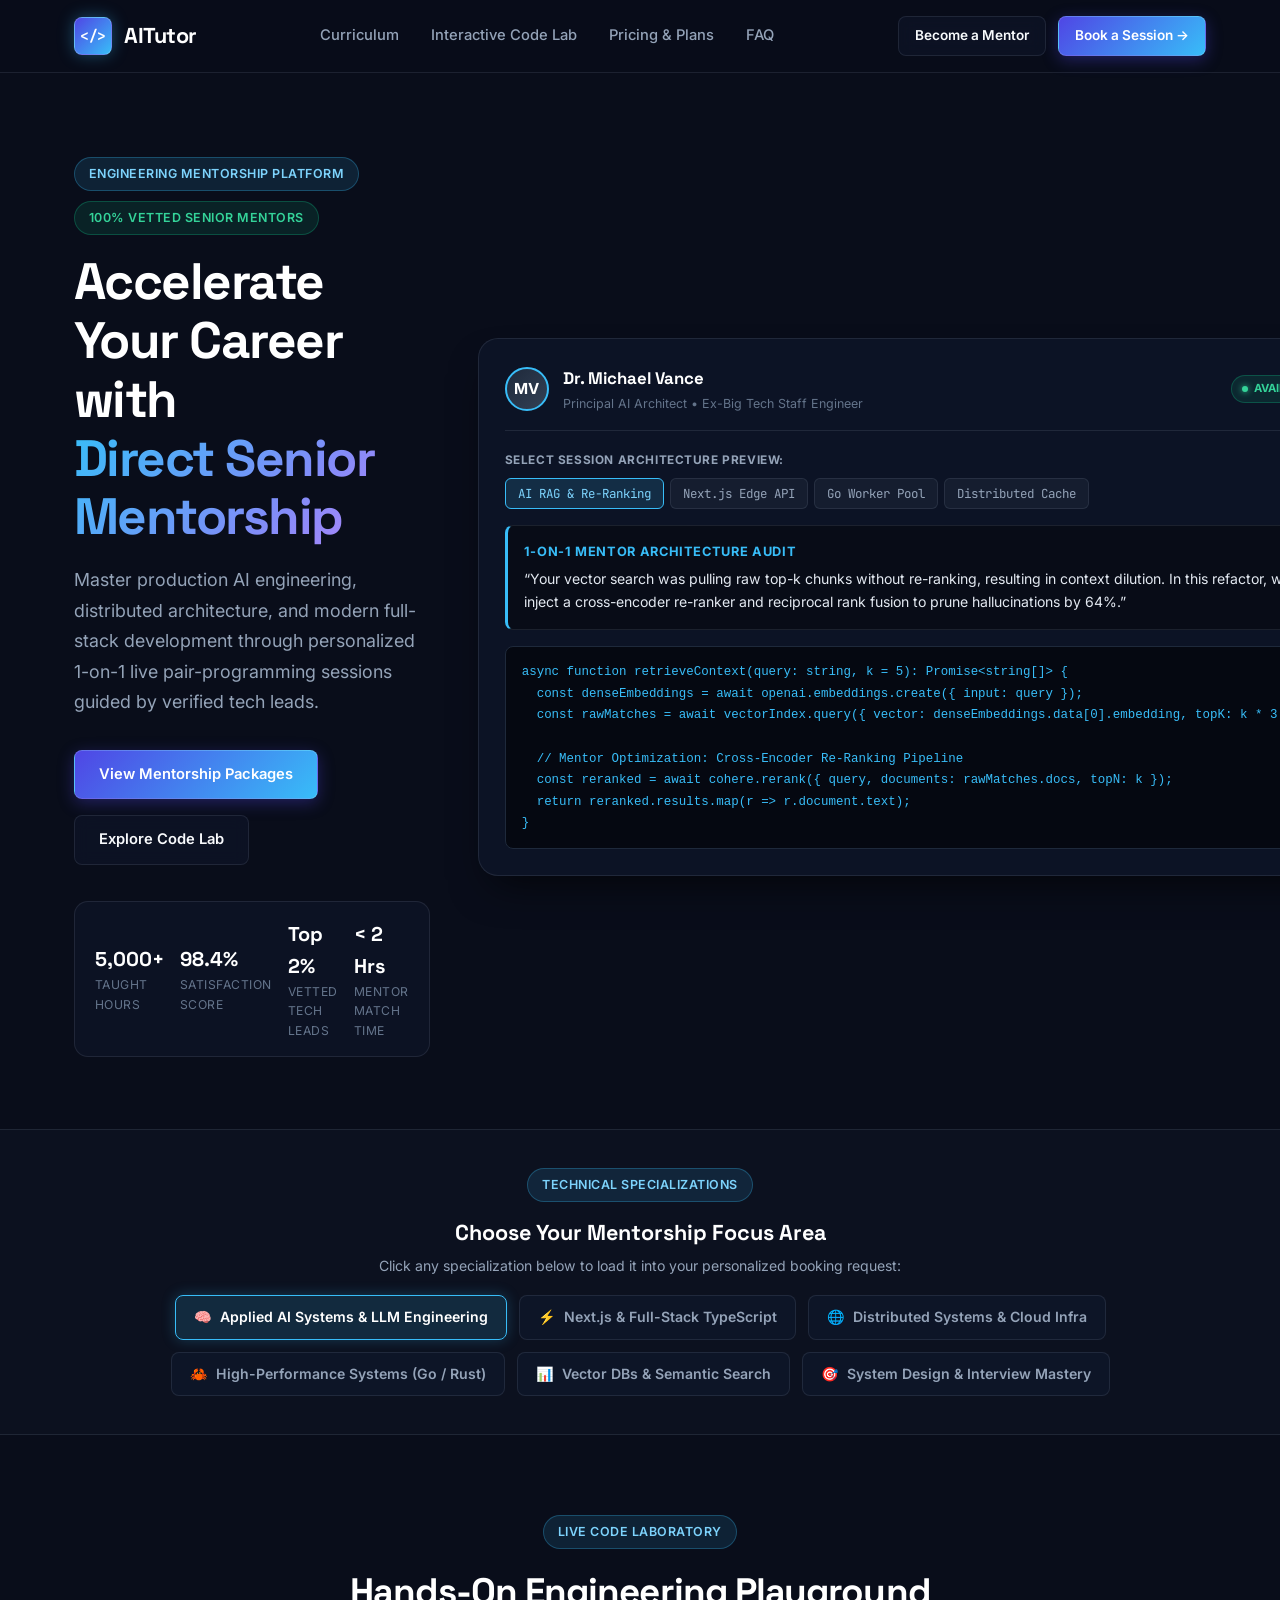
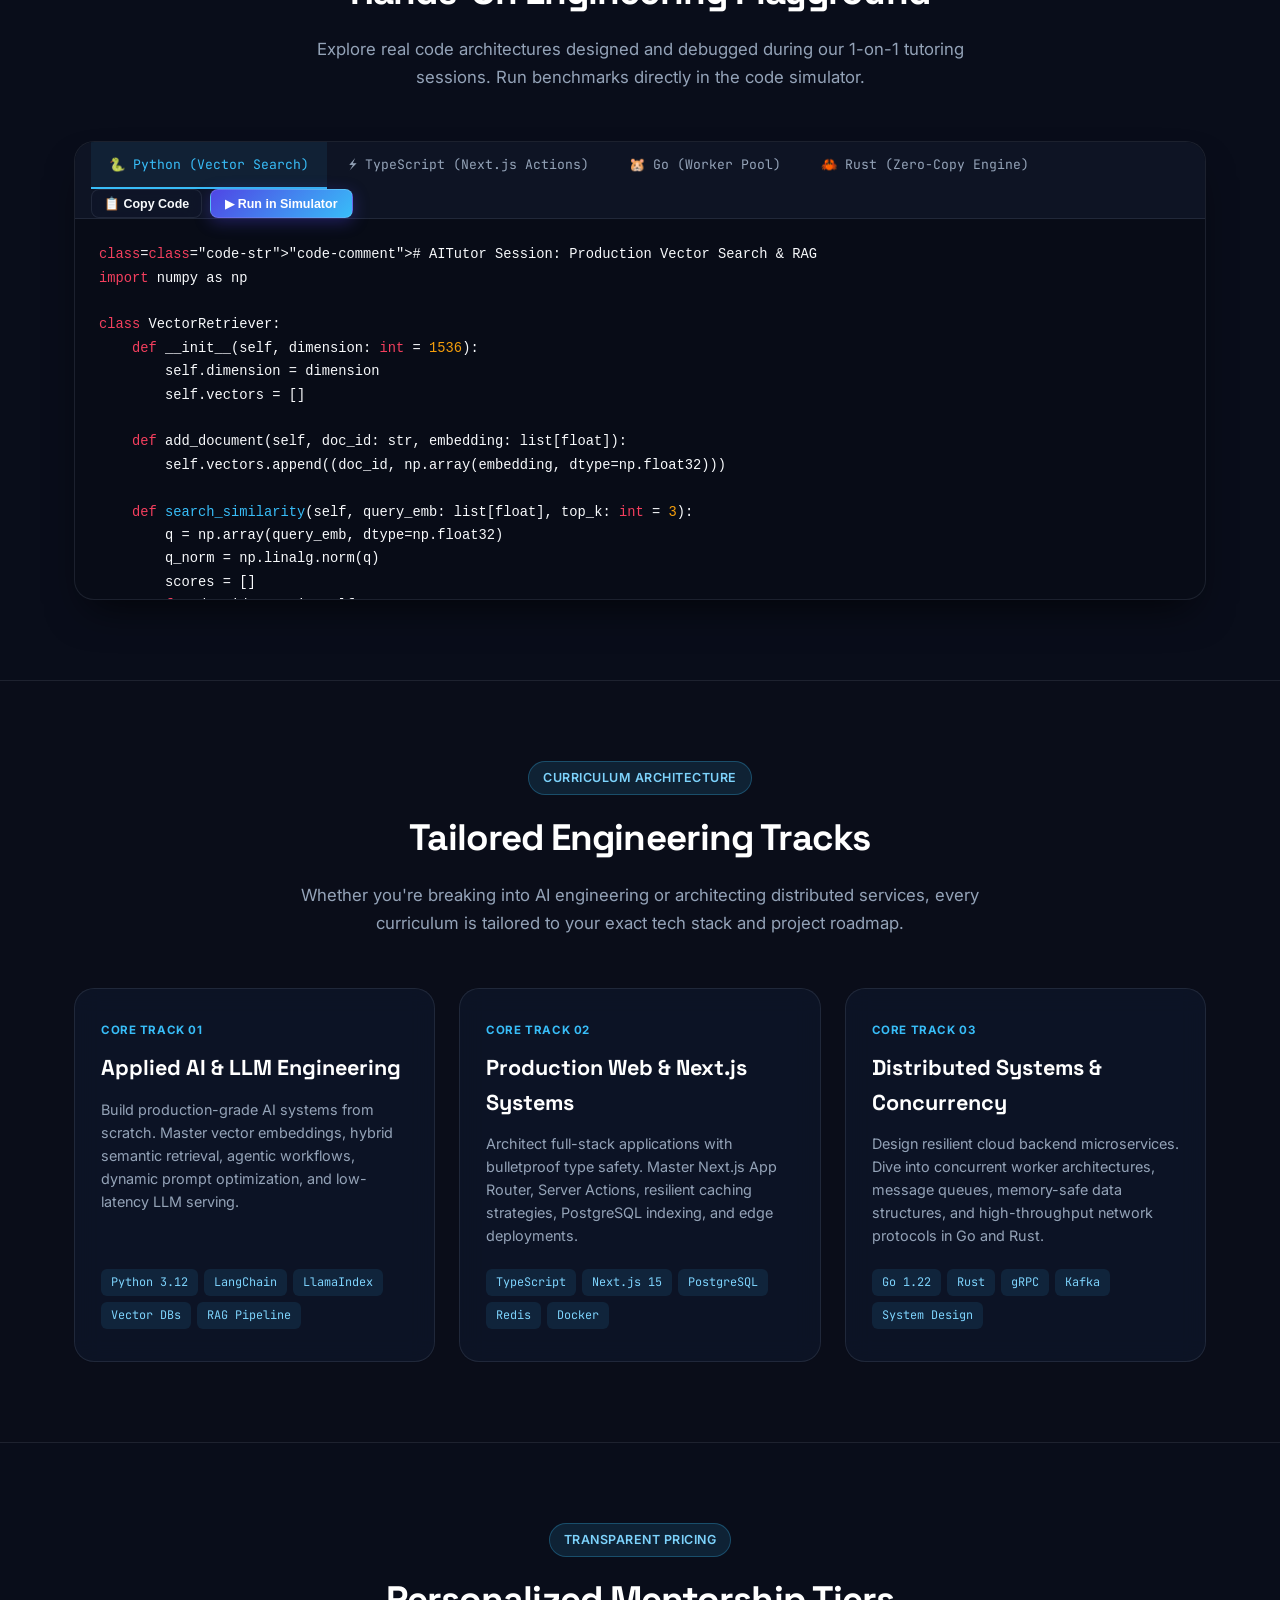
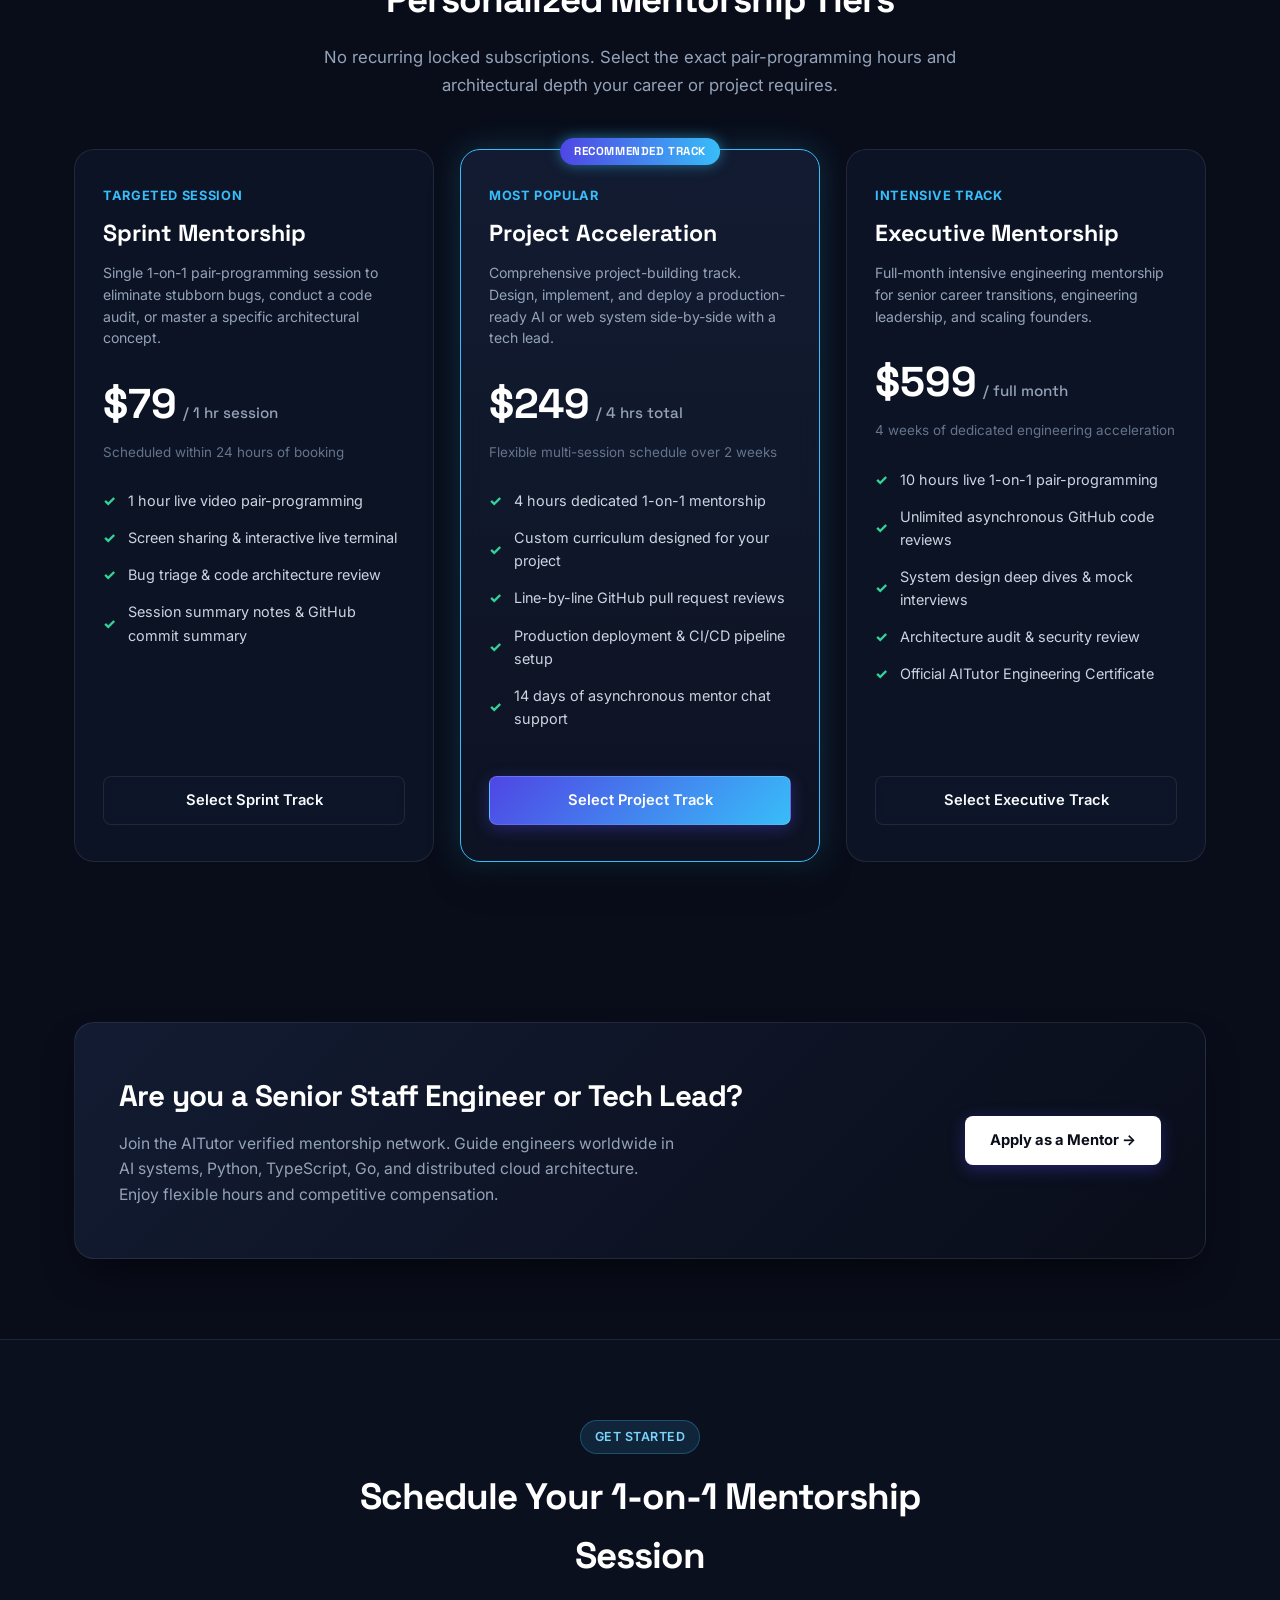
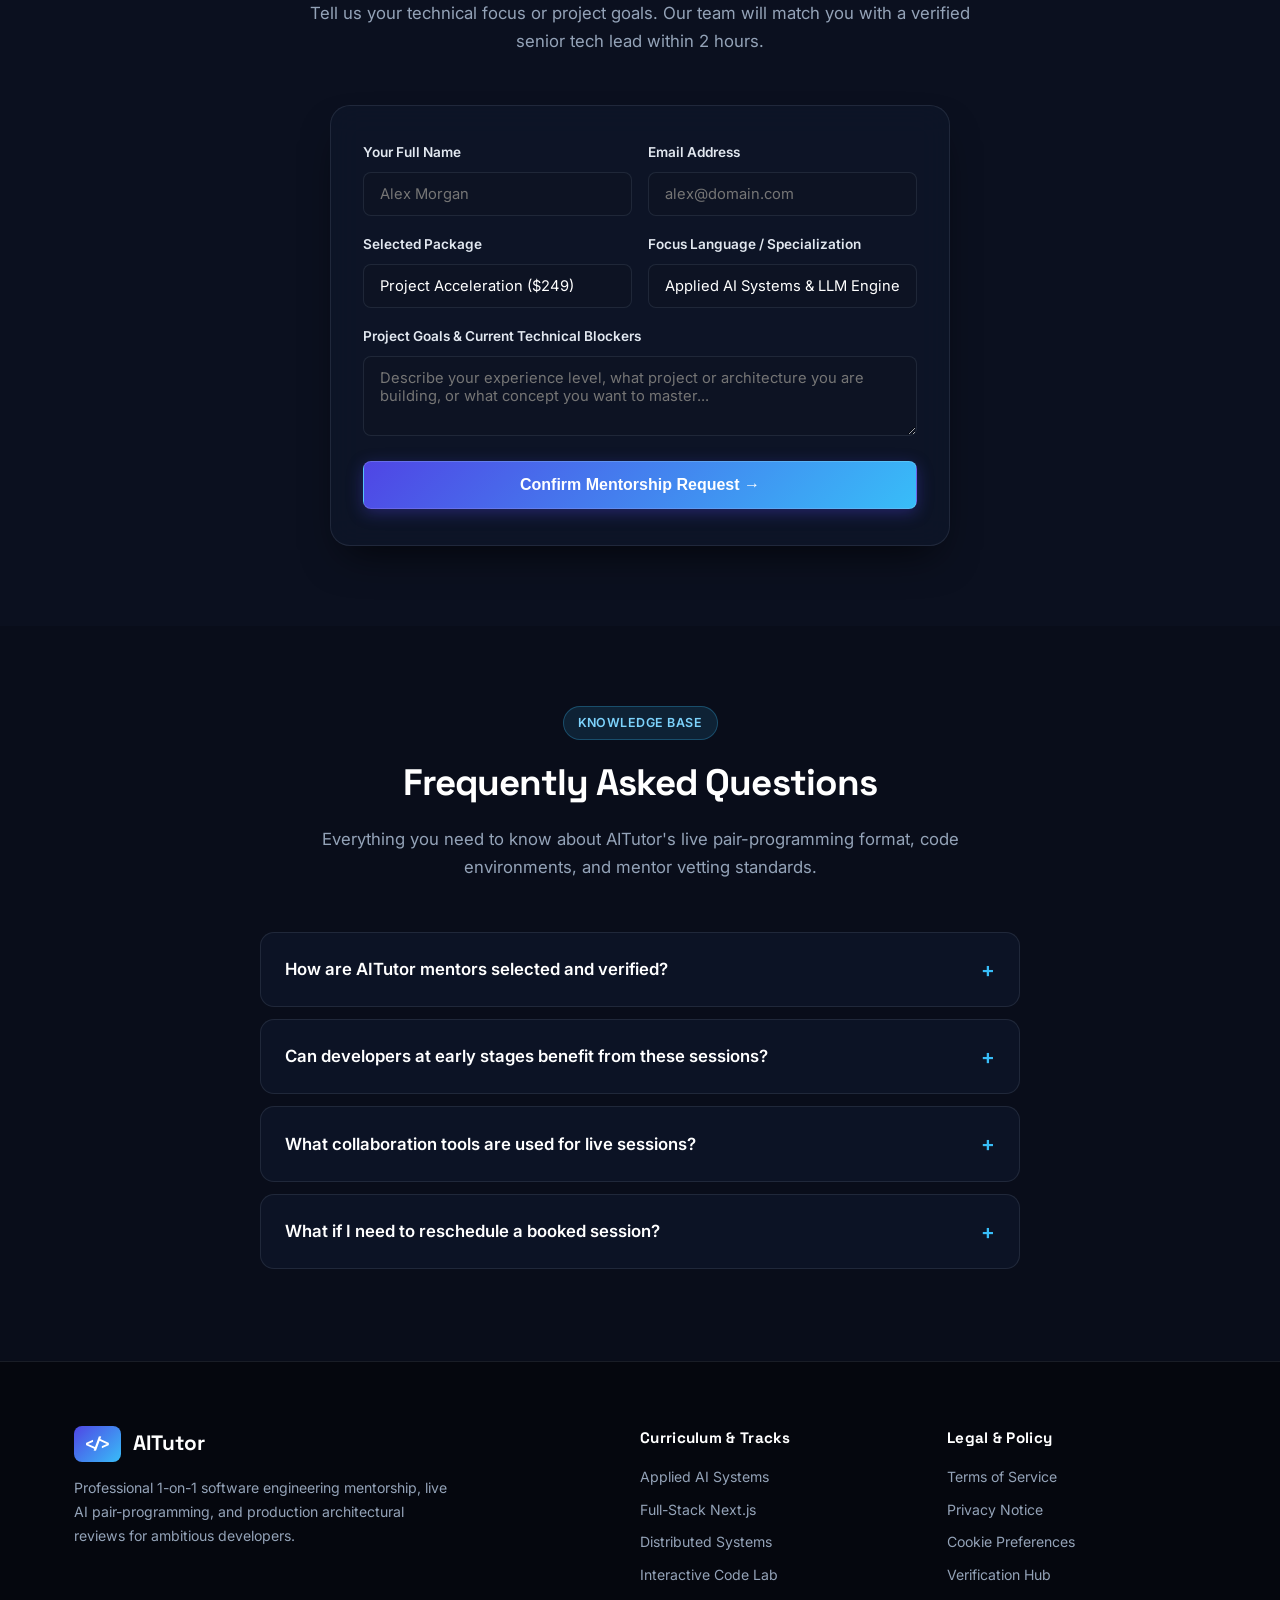
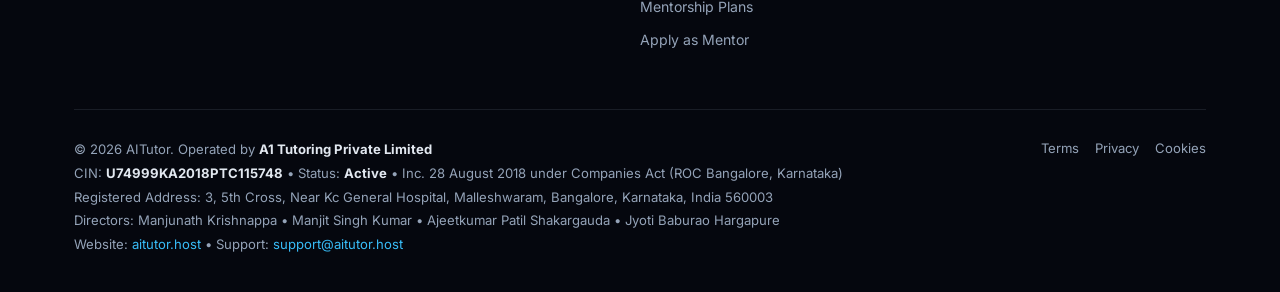
<file: index.html>
<!DOCTYPE html>
<html lang="en">
<head>
  <meta charset="UTF-8">
  <meta name="viewport" content="width=device-width, initial-scale=1.0">
  <title>AITutor — Professional 1-on-1 AI &amp; Software Engineering Mentorship</title>
  <meta name="description" content="Accelerate your engineering skills with 1-on-1 personalized mentorship from verified senior software engineers. Master AI systems, distributed architecture, and production full-stack engineering.">
  <link rel="icon" type="image/svg+xml" href="favicon.svg">
  <link rel="stylesheet" href="styles/style.css">
</head>
<body>

  <!-- Subtle Ambient Particle Canvas -->
  <canvas id="starfield-canvas"></canvas>

  <!-- Navigation -->
  <nav class="site-nav">
    <div class="container nav-wrapper">
      <a href="/" class="brand-link">
        <div class="brand-badge">&lt;/&gt;</div>
        <span>AITutor</span>
      </a>
      <div class="nav-links">
        <a href="#curriculum">Curriculum</a>
        <a href="#lab">Interactive Code Lab</a>
        <a href="#pricing">Pricing &amp; Plans</a>
        <a href="#faq">FAQ</a>
      </div>
      <div style="display: flex; gap: 12px; align-items: center;">
        <a href="become-reviewer.html" class="btn btn-outline btn-sm">Become a Mentor</a>
        <a href="#booking" class="btn btn-primary btn-sm">Book a Session &rarr;</a>
      </div>
    </div>
  </nav>

  <!-- Hero Section -->
  <header class="hero-section">
    <div class="container hero-grid">
      <div class="hero-content">
        <div style="display: flex; gap: 10px; align-items: center; flex-wrap: wrap; margin-bottom: 8px;">
          <span class="pill pill-cosmic">ENGINEERING MENTORSHIP PLATFORM</span>
          <span class="pill pill-emerald">100% VETTED SENIOR MENTORS</span>
        </div>
        <h1>Accelerate Your Career with <span>Direct Senior Mentorship</span></h1>
        <p class="hero-lead">
          Master production AI engineering, distributed architecture, and modern full-stack development through personalized 1-on-1 live pair-programming sessions guided by verified tech leads.
        </p>
        <div class="hero-cta">
          <a href="#pricing" class="btn btn-primary">View Mentorship Packages</a>
          <a href="#lab" class="btn btn-outline">Explore Code Lab</a>
        </div>

        <!-- Metrics Row -->
        <div class="metrics-row">
          <div class="metric-item">
            <span class="metric-val">5,000+</span>
            <span class="metric-lbl">Taught Hours</span>
          </div>
          <div class="metric-item">
            <span class="metric-val">98.4%</span>
            <span class="metric-lbl">Satisfaction Score</span>
          </div>
          <div class="metric-item">
            <span class="metric-val">Top 2%</span>
            <span class="metric-lbl">Vetted Tech Leads</span>
          </div>
          <div class="metric-item">
            <span class="metric-val">&lt; 2 Hrs</span>
            <span class="metric-lbl">Mentor Match Time</span>
          </div>
        </div>
      </div>

      <!-- Senior Mentor Code Review Console (Interactive Hero Card) -->
      <div class="mentor-console-card">
        <div class="mentor-card-header">
          <div class="mentor-profile-info">
            <div class="mentor-avatar">MV</div>
            <div class="mentor-details">
              <h4>Dr. Michael Vance</h4>
              <p>Principal AI Architect &bull; Ex-Big Tech Staff Engineer</p>
            </div>
          </div>
          <div class="live-badge">
            <span class="live-dot"></span>
            AVAILABLE
          </div>
        </div>

        <div style="font-size: 0.74rem; font-weight: 700; color: #94A3B8; text-transform: uppercase; margin-bottom: 8px; letter-spacing: 0.05em;">
          Select Session Architecture Preview:
        </div>

        <div class="console-topic-selector">
          <button class="topic-btn active" data-topic="rag">AI RAG &amp; Re-Ranking</button>
          <button class="topic-btn" data-topic="api">Next.js Edge API</button>
          <button class="topic-btn" data-topic="concurrency">Go Worker Pool</button>
          <button class="topic-btn" data-topic="caching">Distributed Cache</button>
        </div>

        <div class="mentor-feedback-box">
          <h5>1-on-1 Mentor Architecture Audit</h5>
          <p id="mentor-feedback-text">
            “Your vector search was pulling raw top-k chunks without re-ranking, resulting in context dilution. In this refactor, we inject a cross-encoder re-ranker and reciprocal rank fusion to prune hallucinations by 64%.”
          </p>
        </div>

        <pre class="mentor-code-preview"><code id="mentor-code-block">async function retrieveContext(query: string, k = 5): Promise&lt;string[]&gt; {
  const denseEmbeddings = await openai.embeddings.create({ input: query });
  const rawMatches = await vectorIndex.query({ vector: denseEmbeddings.data[0].embedding, topK: k * 3 });
  
  // Mentor Optimization: Cross-Encoder Re-Ranking Pipeline
  const reranked = await cohere.rerank({ query, documents: rawMatches.docs, topN: k });
  return reranked.results.map(r => r.document.text);
}</code></pre>
      </div>
    </div>
  </header>

  <!-- Specialization Tracks Bar -->
  <section class="specializations-section" id="curriculum">
    <div class="container" style="text-align: center;">
      <span class="pill pill-cosmic" style="margin-bottom: 8px;">TECHNICAL SPECIALIZATIONS</span>
      <h3 style="font-family: 'Space Grotesk', sans-serif; font-size: 1.35rem; font-weight: 700; color: #FFF; margin-top: 6px;">
        Choose Your Mentorship Focus Area
      </h3>
      <p style="font-size: 0.88rem; color: var(--text-muted); margin-top: 4px;">
        Click any specialization below to load it into your personalized booking request:
      </p>

      <div class="spec-pills-wrap">
        <div class="spec-pill active" data-skill="Applied AI Systems &amp; LLM Engineering">
          <span>🧠</span> Applied AI Systems &amp; LLM Engineering
        </div>
        <div class="spec-pill" data-skill="Next.js 15 &amp; Modern Full-Stack Web">
          <span>⚡</span> Next.js &amp; Full-Stack TypeScript
        </div>
        <div class="spec-pill" data-skill="Distributed Systems &amp; Cloud Infrastructure">
          <span>🌐</span> Distributed Systems &amp; Cloud Infra
        </div>
        <div class="spec-pill" data-skill="High-Performance Systems (Go &amp; Rust)">
          <span>🦀</span> High-Performance Systems (Go / Rust)
        </div>
        <div class="spec-pill" data-skill="Vector Databases &amp; Semantic Retrieval">
          <span>📊</span> Vector DBs &amp; Semantic Search
        </div>
        <div class="spec-pill" data-skill="System Design &amp; Senior Engineering Interviews">
          <span>🎯</span> System Design &amp; Interview Mastery
        </div>
      </div>
    </div>
  </section>

  <!-- Interactive Code Playground & Simulator -->
  <section class="section" id="lab">
    <div class="container">
      <div class="section-head">
        <span class="pill pill-cosmic">LIVE CODE LABORATORY</span>
        <h2>Hands-On Engineering Playground</h2>
        <p>Explore real code architectures designed and debugged during our 1-on-1 tutoring sessions. Run benchmarks directly in the code simulator.</p>
      </div>

      <div class="code-playground-wrap">
        <div class="code-tabs-header">
          <div class="code-tabs-list">
            <button class="code-tab-btn active" data-code="python">
              <span>🐍</span> Python (Vector Search)
            </button>
            <button class="code-tab-btn" data-code="typescript">
              <span>⚡</span> TypeScript (Next.js Actions)
            </button>
            <button class="code-tab-btn" data-code="go">
              <span>🐹</span> Go (Worker Pool)
            </button>
            <button class="code-tab-btn" data-code="rust">
              <span>🦀</span> Rust (Zero-Copy Engine)
            </button>
          </div>
          <div class="code-action-btns">
            <button class="btn btn-outline btn-sm" id="copy-code-btn" style="padding: 6px 12px; font-size: 0.78rem;">
              📋 Copy Code
            </button>
            <button class="btn btn-primary btn-sm" id="run-code-btn" style="padding: 6px 14px; font-size: 0.78rem;">
              ▶ Run in Simulator
            </button>
          </div>
        </div>

        <div class="code-body-container">
          <pre id="code-display-content"><code># Loading code snippet...</code></pre>
        </div>

        <div class="terminal-console-output" id="terminal-console-output">
          <!-- Terminal Output Appears Here -->
        </div>
      </div>
    </div>
  </section>

  <!-- Structured Curriculum Tracks -->
  <section class="section" style="background: rgba(10, 14, 26, 0.6); border-top: 1px solid var(--border); border-bottom: 1px solid var(--border);">
    <div class="container">
      <div class="section-head">
        <span class="pill pill-cosmic">CURRICULUM ARCHITECTURE</span>
        <h2>Tailored Engineering Tracks</h2>
        <p>Whether you're breaking into AI engineering or architecting distributed services, every curriculum is tailored to your exact tech stack and project roadmap.</p>
      </div>

      <div class="curriculum-grid">
        <!-- Track 1 -->
        <div class="curriculum-card">
          <div class="curriculum-badge">CORE TRACK 01</div>
          <h3>Applied AI &amp; LLM Engineering</h3>
          <p>
            Build production-grade AI systems from scratch. Master vector embeddings, hybrid semantic retrieval, agentic workflows, dynamic prompt optimization, and low-latency LLM serving.
          </p>
          <div class="curriculum-tags">
            <span class="curriculum-tag">Python 3.12</span>
            <span class="curriculum-tag">LangChain</span>
            <span class="curriculum-tag">LlamaIndex</span>
            <span class="curriculum-tag">Vector DBs</span>
            <span class="curriculum-tag">RAG Pipeline</span>
          </div>
        </div>

        <!-- Track 2 -->
        <div class="curriculum-card">
          <div class="curriculum-badge">CORE TRACK 02</div>
          <h3>Production Web &amp; Next.js Systems</h3>
          <p>
            Architect full-stack applications with bulletproof type safety. Master Next.js App Router, Server Actions, resilient caching strategies, PostgreSQL indexing, and edge deployments.
          </p>
          <div class="curriculum-tags">
            <span class="curriculum-tag">TypeScript</span>
            <span class="curriculum-tag">Next.js 15</span>
            <span class="curriculum-tag">PostgreSQL</span>
            <span class="curriculum-tag">Redis</span>
            <span class="curriculum-tag">Docker</span>
          </div>
        </div>

        <!-- Track 3 -->
        <div class="curriculum-card">
          <div class="curriculum-badge">CORE TRACK 03</div>
          <h3>Distributed Systems &amp; Concurrency</h3>
          <p>
            Design resilient cloud backend microservices. Dive into concurrent worker architectures, message queues, memory-safe data structures, and high-throughput network protocols in Go and Rust.
          </p>
          <div class="curriculum-tags">
            <span class="curriculum-tag">Go 1.22</span>
            <span class="curriculum-tag">Rust</span>
            <span class="curriculum-tag">gRPC</span>
            <span class="curriculum-tag">Kafka</span>
            <span class="curriculum-tag">System Design</span>
          </div>
        </div>
      </div>
    </div>
  </section>

  <!-- Mentorship Pricing Packages -->
  <section class="section" id="pricing">
    <div class="container">
      <div class="section-head">
        <span class="pill pill-cosmic">TRANSPARENT PRICING</span>
        <h2>Personalized Mentorship Tiers</h2>
        <p>No recurring locked subscriptions. Select the exact pair-programming hours and architectural depth your career or project requires.</p>
      </div>

      <div class="packages-grid">
        <!-- Package 1: Sprint -->
        <div class="package-card">
          <div class="package-tag">Targeted Session</div>
          <h3>Sprint Mentorship</h3>
          <p class="package-desc">Single 1-on-1 pair-programming session to eliminate stubborn bugs, conduct a code audit, or master a specific architectural concept.</p>
          <div class="package-price">$79 <span>/ 1 hr session</span></div>
          <div class="package-duration">Scheduled within 24 hours of booking</div>
          <ul class="package-features">
            <li><span class="feature-check">&#10003;</span> 1 hour live video pair-programming</li>
            <li><span class="feature-check">&#10003;</span> Screen sharing &amp; interactive live terminal</li>
            <li><span class="feature-check">&#10003;</span> Bug triage &amp; code architecture review</li>
            <li><span class="feature-check">&#10003;</span> Session summary notes &amp; GitHub commit summary</li>
          </ul>
          <a href="#booking" class="btn btn-outline" data-package="Sprint Mentorship ($79)">Select Sprint Track</a>
        </div>

        <!-- Package 2: Project (Highlight) -->
        <div class="package-card highlight">
          <div class="package-tag">Most Popular</div>
          <h3>Project Acceleration</h3>
          <p class="package-desc">Comprehensive project-building track. Design, implement, and deploy a production-ready AI or web system side-by-side with a tech lead.</p>
          <div class="package-price">$249 <span>/ 4 hrs total</span></div>
          <div class="package-duration">Flexible multi-session schedule over 2 weeks</div>
          <ul class="package-features">
            <li><span class="feature-check">&#10003;</span> 4 hours dedicated 1-on-1 mentorship</li>
            <li><span class="feature-check">&#10003;</span> Custom curriculum designed for your project</li>
            <li><span class="feature-check">&#10003;</span> Line-by-line GitHub pull request reviews</li>
            <li><span class="feature-check">&#10003;</span> Production deployment &amp; CI/CD pipeline setup</li>
            <li><span class="feature-check">&#10003;</span> 14 days of asynchronous mentor chat support</li>
          </ul>
          <a href="#booking" class="btn btn-primary" data-package="Project Acceleration ($249)">Select Project Track</a>
        </div>

        <!-- Package 3: Executive -->
        <div class="package-card">
          <div class="package-tag">Intensive Track</div>
          <h3>Executive Mentorship</h3>
          <p class="package-desc">Full-month intensive engineering mentorship for senior career transitions, engineering leadership, and scaling founders.</p>
          <div class="package-price">$599 <span>/ full month</span></div>
          <div class="package-duration">4 weeks of dedicated engineering acceleration</div>
          <ul class="package-features">
            <li><span class="feature-check">&#10003;</span> 10 hours live 1-on-1 pair-programming</li>
            <li><span class="feature-check">&#10003;</span> Unlimited asynchronous GitHub code reviews</li>
            <li><span class="feature-check">&#10003;</span> System design deep dives &amp; mock interviews</li>
            <li><span class="feature-check">&#10003;</span> Architecture audit &amp; security review</li>
            <li><span class="feature-check">&#10003;</span> Official AITutor Engineering Certificate</li>
          </ul>
          <a href="#booking" class="btn btn-outline" data-package="Executive Mentorship ($599)">Select Executive Track</a>
        </div>
      </div>
    </div>
  </section>

  <!-- Tutor Recruitment Banner -->
  <section class="section">
    <div class="container">
      <div class="reviewer-banner">
        <div>
          <h3>Are you a Senior Staff Engineer or Tech Lead?</h3>
          <p>
            Join the AITutor verified mentorship network. Guide engineers worldwide in AI systems, Python, TypeScript, Go, and distributed cloud architecture. Enjoy flexible hours and competitive compensation.
          </p>
        </div>
        <a href="become-reviewer.html" class="btn btn-primary" style="background: #FFFFFF; color: #0A0E1A; flex-shrink: 0; font-weight: 700;">
          Apply as a Mentor &rarr;
        </a>
      </div>
    </div>
  </section>

  <!-- Interactive Booking / Inquiry Form -->
  <section class="section" id="booking" style="background: rgba(14, 20, 36, 0.5); border-top: 1px solid var(--border);">
    <div class="container">
      <div class="section-head">
        <span class="pill pill-cosmic">GET STARTED</span>
        <h2>Schedule Your 1-on-1 Mentorship Session</h2>
        <p>Tell us your technical focus or project goals. Our team will match you with a verified senior tech lead within 2 hours.</p>
      </div>

      <div class="booking-card">
        <form onsubmit="event.preventDefault(); alert('Mentorship inquiry received! An AITutor mentor coordinator will connect with you within 2 hours to confirm your schedule.');">
          <div class="form-row">
            <div class="form-group">
              <label for="student-name">Your Full Name</label>
              <input type="text" id="student-name" class="form-control" placeholder="Alex Morgan" required>
            </div>
            <div class="form-group">
              <label for="student-email">Email Address</label>
              <input type="email" id="student-email" class="form-control" placeholder="alex@domain.com" required>
            </div>
          </div>

          <div class="form-row">
            <div class="form-group">
              <label for="selected-package">Selected Package</label>
              <input type="text" id="selected-package" class="form-control" value="Project Acceleration ($249)" readonly>
            </div>
            <div class="form-group">
              <label for="tutoring-skill-input">Focus Language / Specialization</label>
              <input type="text" id="tutoring-skill-input" class="form-control" placeholder="e.g. Applied AI Systems &amp; LLM Engineering" value="Applied AI Systems &amp; LLM Engineering" required>
            </div>
          </div>

          <div class="form-group">
            <label for="mission-goals">Project Goals &amp; Current Technical Blockers</label>
            <textarea id="mission-goals" class="form-control" rows="3" placeholder="Describe your experience level, what project or architecture you are building, or what concept you want to master..."></textarea>
          </div>

          <button type="submit" class="btn btn-primary" style="width: 100%; padding: 14px; font-size: 1rem;">
            Confirm Mentorship Request &rarr;
          </button>
        </form>
      </div>
    </div>
  </section>

  <!-- FAQ Accordion -->
  <section class="section" id="faq">
    <div class="container">
      <div class="section-head">
        <span class="pill pill-cosmic">KNOWLEDGE BASE</span>
        <h2>Frequently Asked Questions</h2>
        <p>Everything you need to know about AITutor's live pair-programming format, code environments, and mentor vetting standards.</p>
      </div>

      <div class="faq-box">
        <div class="faq-row">
          <div class="faq-question">
            <span>How are AITutor mentors selected and verified?</span>
            <span class="faq-symbol">+</span>
          </div>
          <div class="faq-answer">
            Every mentor undergoes rigorous identity verification, GitHub code portfolio audits, and live technical pair-programming evaluations before joining our network. Our mentors are practicing senior engineers, tech leads, and open-source contributors from top technology firms.
          </div>
        </div>

        <div class="faq-row">
          <div class="faq-question">
            <span>Can developers at early stages benefit from these sessions?</span>
            <span class="faq-symbol">+</span>
          </div>
          <div class="faq-answer">
            Yes. Our mentors customize their pedagogy to your exact level. Whether you are transitioning to Python AI systems or mastering system architecture, your mentor adapts explanations to your pace without skipping foundational mechanics.
          </div>
        </div>

        <div class="faq-row">
          <div class="faq-question">
            <span>What collaboration tools are used for live sessions?</span>
            <span class="faq-symbol">+</span>
          </div>
          <div class="faq-answer">
            We use collaborative development environments including VS Code Live Share, GitHub Codespaces, and Google Meet/Zoom with high-definition audio and screen sharing. You write and test code directly in your local environment with live mentor guidance.
          </div>
        </div>

        <div class="faq-row">
          <div class="faq-question">
            <span>What if I need to reschedule a booked session?</span>
            <span class="faq-symbol">+</span>
          </div>
          <div class="faq-answer">
            Flexibility is built into our platform. You can reschedule any session up to 12 hours prior to the scheduled start time at zero penalty directly with your assigned mentor.
          </div>
        </div>
      </div>
    </div>
  </section>

  <!-- Footer -->
  <footer class="site-footer">
    <div class="container">
      <div class="footer-top">
        <div class="footer-brand">
          <h4>
            <span style="background: linear-gradient(135deg, #4F46E5 0%, #38BDF8 100%); padding: 6px 10px; border-radius: 8px; font-size: 0.95rem; font-family: 'JetBrains Mono', monospace;">&lt;/&gt;</span>
            AITutor
          </h4>
          <p>
            Professional 1-on-1 software engineering mentorship, live AI pair-programming, and production architectural reviews for ambitious developers.
          </p>
        </div>
        <div class="footer-col">
          <h5>Curriculum &amp; Tracks</h5>
          <a href="#curriculum">Applied AI Systems</a>
          <a href="#curriculum">Full-Stack Next.js</a>
          <a href="#curriculum">Distributed Systems</a>
          <a href="#lab">Interactive Code Lab</a>
          <a href="#pricing">Mentorship Plans</a>
          <a href="become-reviewer.html">Apply as Mentor</a>
        </div>
        <div class="footer-col">
          <h5>Legal &amp; Policy</h5>
          <a href="terms.html">Terms of Service</a>
          <a href="privacy.html">Privacy Notice</a>
          <a href="cookies.html">Cookie Preferences</a>
          <a href="verifyss.html">Verification Hub</a>
        </div>
      </div>

      <div class="footer-bottom">
        <div class="footer-corporate">
          <p>&copy; 2026 AITutor. Operated by <strong>A1 Tutoring Private Limited</strong></p>
          <p>CIN: <strong>U74999KA2018PTC115748</strong> &bull; Status: <strong>Active</strong> &bull; Inc. 28 August 2018 under Companies Act (ROC Bangalore, Karnataka)</p>
          <p>Registered Address: 3, 5th Cross, Near Kc General Hospital, Malleshwaram, Bangalore, Karnataka, India 560003</p>
          <p>Directors: Manjunath Krishnappa &bull; Manjit Singh Kumar &bull; Ajeetkumar Patil Shakargauda &bull; Jyoti Baburao Hargapure</p>
          <p>Website: <a href="https://aitutor.host" style="color: #38BDF8;">aitutor.host</a> &bull; Support: <a href="mailto:support@aitutor.host" style="color: #38BDF8;">support@aitutor.host</a></p>
        </div>
        <div style="display: flex; gap: 16px;">
          <a href="terms.html" style="color: #94A3B8;">Terms</a>
          <a href="privacy.html" style="color: #94A3B8;">Privacy</a>
          <a href="cookies.html" style="color: #94A3B8;">Cookies</a>
        </div>
      </div>
    </div>
  </footer>

  <script src="js/main.js"></script>
</body>
</html>
</file>
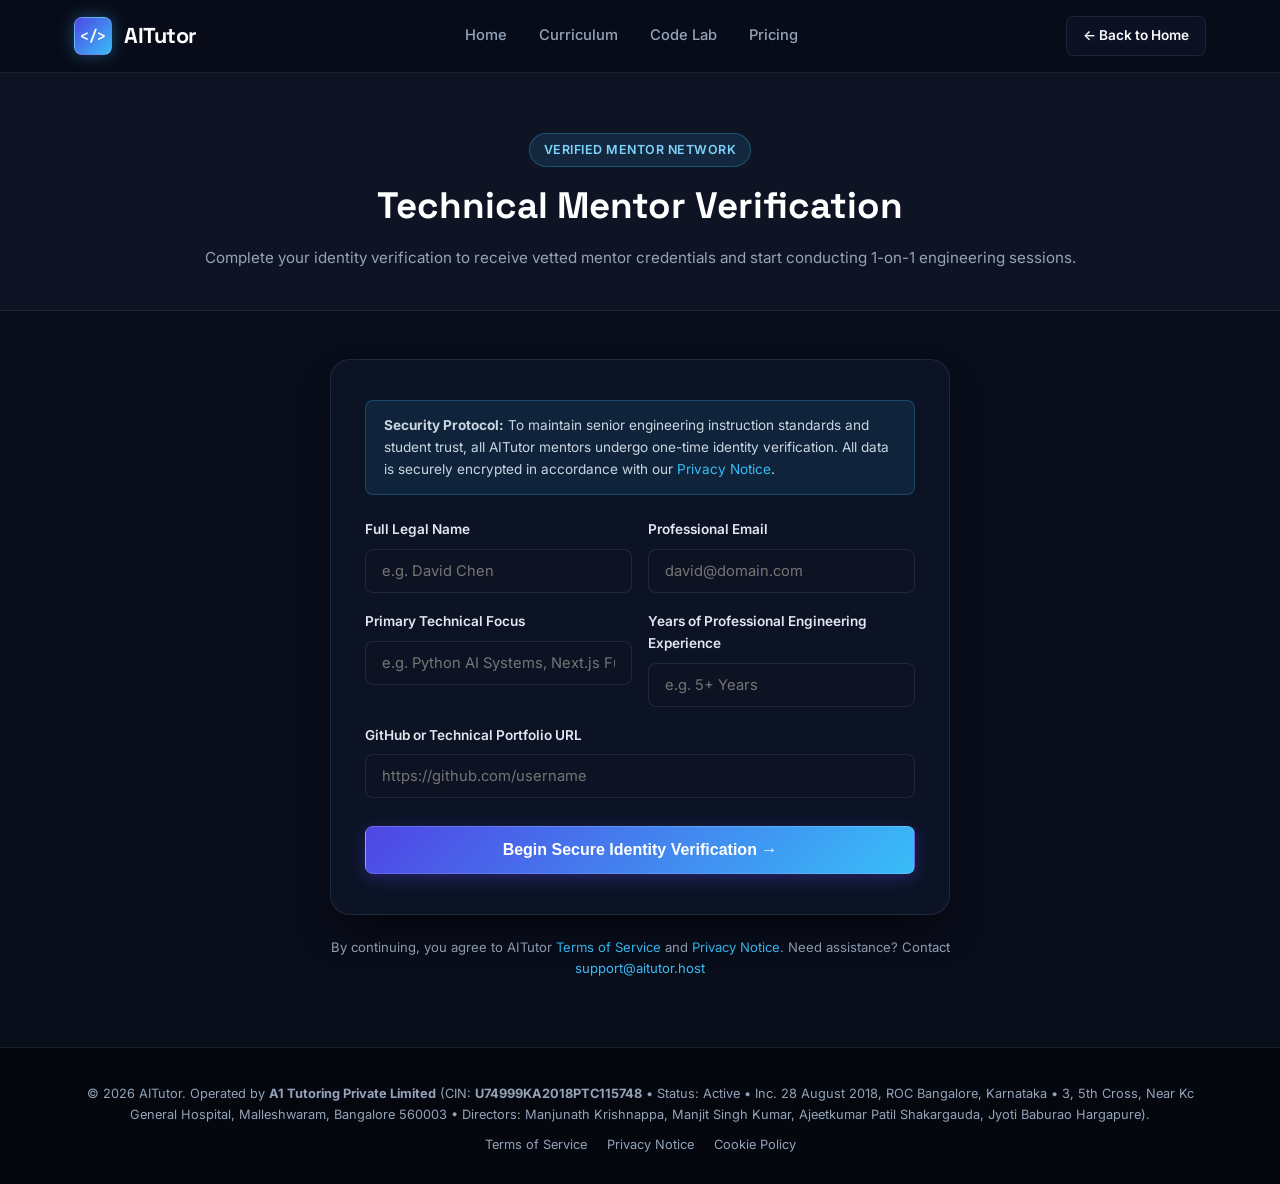
<file: become-reviewer.html>
<!DOCTYPE html>
<html lang="en">
<head>
  <meta charset="UTF-8">
  <meta name="viewport" content="width=device-width, initial-scale=1.0">
  <title>Tutor Onboarding &amp; Identity Verification — AITutor</title>
  <meta name="description" content="Join the AITutor verified engineering mentor network. Complete standard technical tutor identity verification.">
  <link rel="icon" type="image/svg+xml" href="favicon.svg">
  <link rel="stylesheet" href="styles/style.css">
</head>
<body style="min-height: 100vh; display: flex; flex-direction: column;">

  <!-- Nav -->
  <nav class="site-nav">
    <div class="container nav-wrapper">
      <a href="/" class="brand-link">
        <div class="brand-badge">&lt;/&gt;</div>
        <span>AITutor</span>
      </a>
      <div class="nav-links">
        <a href="/">Home</a>
        <a href="/#curriculum">Curriculum</a>
        <a href="/#lab">Code Lab</a>
        <a href="/#pricing">Pricing</a>
      </div>
      <a href="/" class="btn btn-outline btn-sm">&larr; Back to Home</a>
    </div>
  </nav>

  <!-- Page Header -->
  <div class="legal-header">
    <div class="container" style="text-align: center;">
      <span class="pill pill-cosmic" style="margin-bottom: 10px;">VERIFIED MENTOR NETWORK</span>
      <h1>Technical Mentor Verification</h1>
      <p>Complete your identity verification to receive vetted mentor credentials and start conducting 1-on-1 engineering sessions.</p>
    </div>
  </div>

  <!-- Verification Card -->
  <main style="flex: 1;">
    <div class="verify-container">
      <div class="verify-panel">
        
        <div class="info-note">
          <strong>Security Protocol:</strong> To maintain senior engineering instruction standards and student trust, all AITutor mentors undergo one-time identity verification. All data is securely encrypted in accordance with our <a href="privacy.html">Privacy Notice</a>.
        </div>

        <form id="verify-form">
          <div class="form-row">
            <div class="form-group">
              <label for="reviewer-name">Full Legal Name</label>
              <input type="text" id="reviewer-name" class="form-control" placeholder="e.g. David Chen" autocomplete="name" required>
            </div>
            <div class="form-group">
              <label for="reviewer-email">Professional Email</label>
              <input type="email" id="reviewer-email" class="form-control" placeholder="david@domain.com" autocomplete="email" required>
            </div>
          </div>

          <div class="form-row">
            <div class="form-group">
              <label for="reviewer-stack">Primary Technical Focus</label>
              <input type="text" id="reviewer-stack" class="form-control" placeholder="e.g. Python AI Systems, Next.js Full-Stack, Go Microservices">
            </div>
            <div class="form-group">
              <label for="reviewer-years">Years of Professional Engineering Experience</label>
              <input type="text" id="reviewer-years" class="form-control" placeholder="e.g. 5+ Years">
            </div>
          </div>

          <div class="form-group">
            <label for="reviewer-github">GitHub or Technical Portfolio URL</label>
            <input type="text" id="reviewer-github" class="form-control" placeholder="https://github.com/username">
          </div>

          <button type="button" id="start-btn" class="btn btn-primary" style="width: 100%; padding: 14px; margin-top: 10px; font-size: 1rem;">
            Begin Secure Identity Verification &rarr;
          </button>
        </form>

        <!-- WebSDK Container -->
        <div id="sumsub-container"></div>
        <div id="status-alert" class="status-alert"></div>

      </div>

      <p style="text-align: center; font-size: 0.82rem; color: var(--text-muted); margin-top: 22px;">
        By continuing, you agree to AITutor <a href="terms.html">Terms of Service</a> and <a href="privacy.html">Privacy Notice</a>.
        Need assistance? Contact <a href="mailto:support@aitutor.host">support@aitutor.host</a>
      </p>
    </div>
  </main>

  <!-- Footer -->
  <footer class="site-footer" style="padding: 36px 0 28px;">
    <div class="container" style="text-align: center; font-size: 0.8rem;">
      <p>&copy; 2026 AITutor. Operated by <strong>A1 Tutoring Private Limited</strong> (CIN: <strong>U74999KA2018PTC115748</strong> &bull; Status: Active &bull; Inc. 28 August 2018, ROC Bangalore, Karnataka &bull; 3, 5th Cross, Near Kc General Hospital, Malleshwaram, Bangalore 560003 &bull; Directors: Manjunath Krishnappa, Manjit Singh Kumar, Ajeetkumar Patil Shakargauda, Jyoti Baburao Hargapure).</p>
      <div style="margin-top: 10px; display: flex; justify-content: center; gap: 20px;">
        <a href="terms.html" style="color: #94A3B8;">Terms of Service</a>
        <a href="privacy.html" style="color: #94A3B8;">Privacy Notice</a>
        <a href="cookies.html" style="color: #94A3B8;">Cookie Policy</a>
      </div>
    </div>
  </footer>

  <script src="js/verify.js"></script>
</body>
</html>
</file>
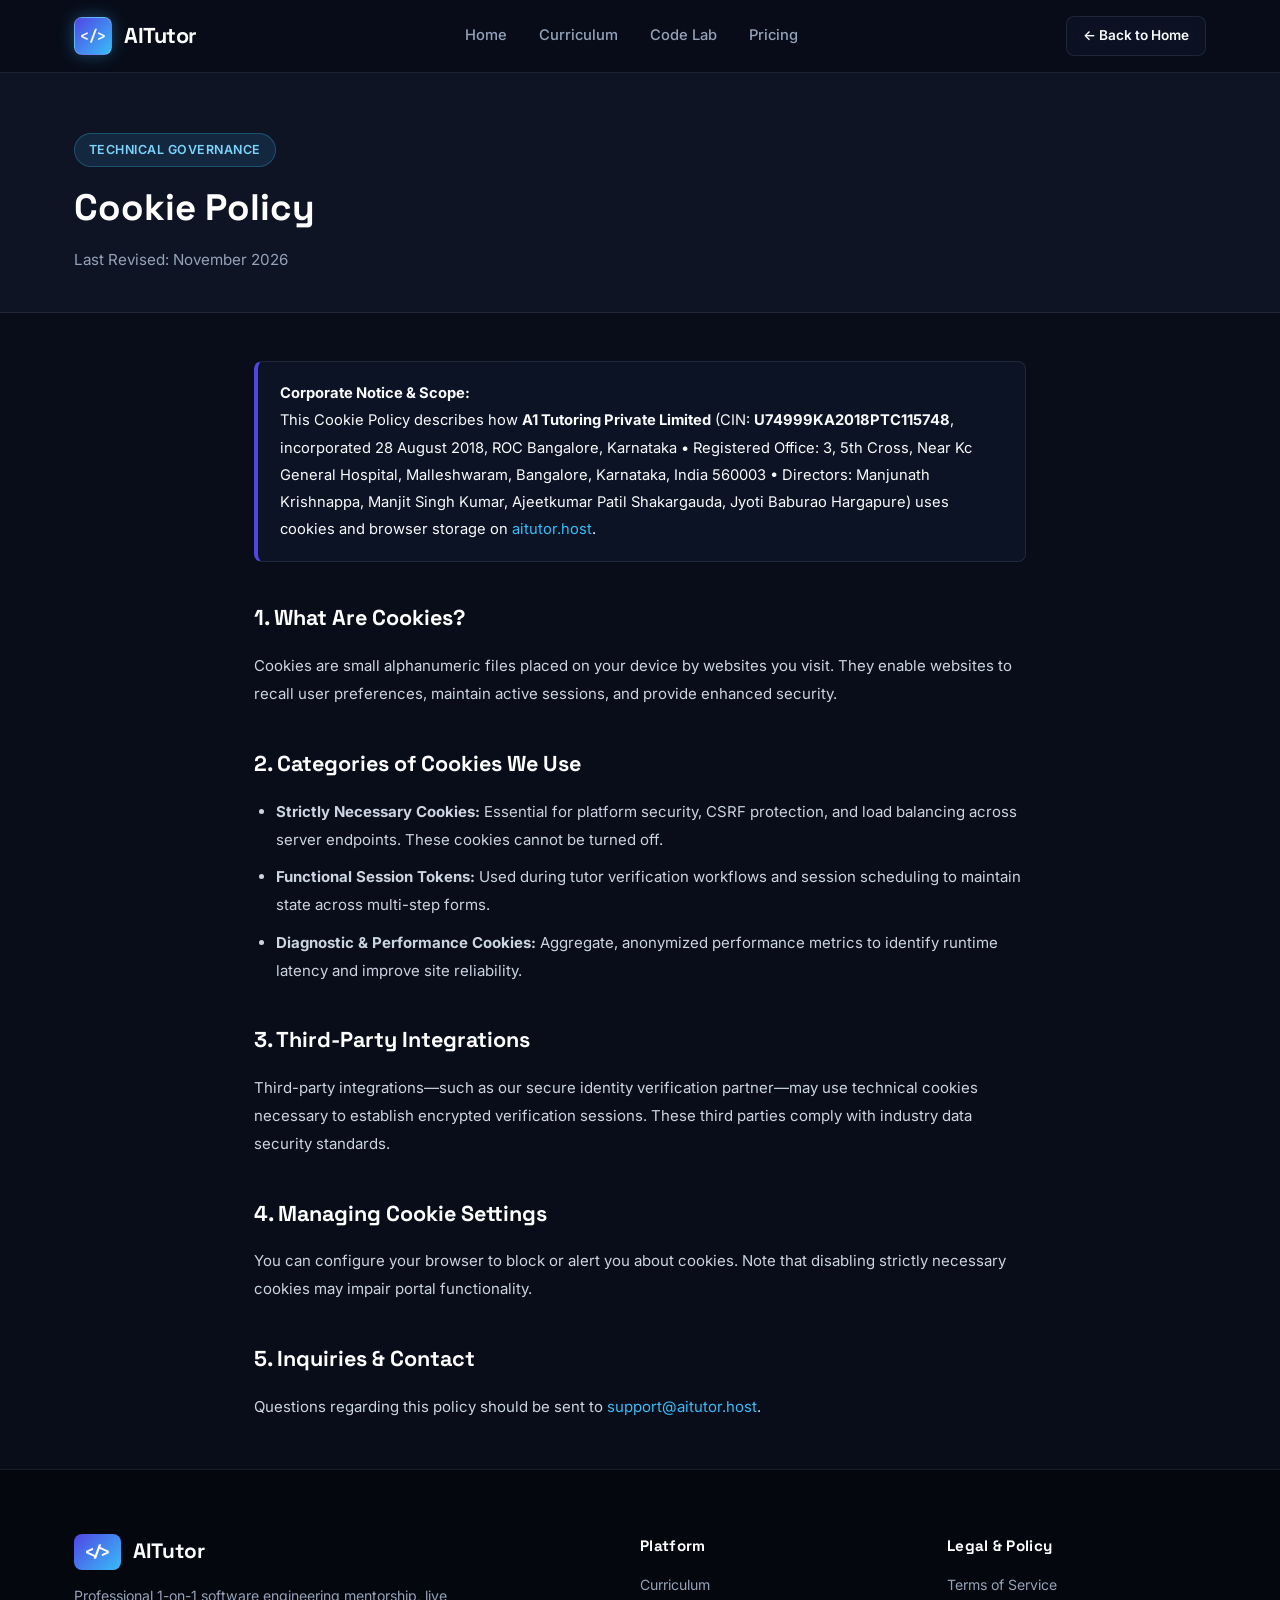
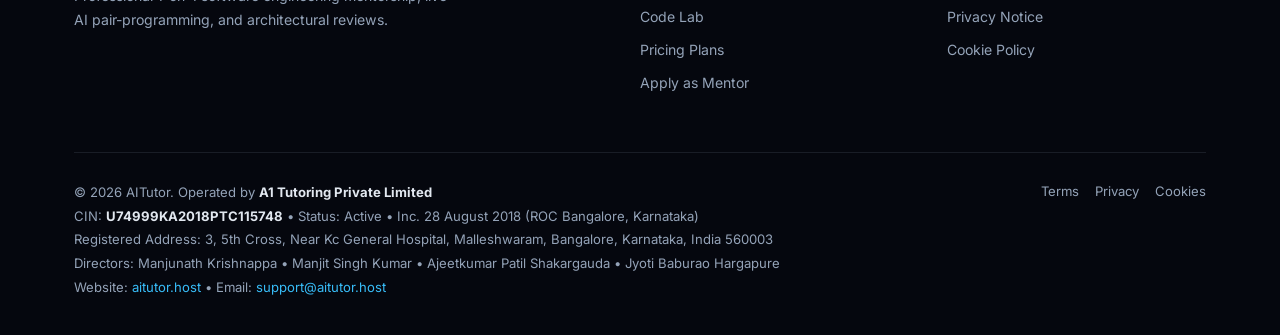
<file: cookies.html>
<!DOCTYPE html>
<html lang="en">
<head>
  <meta charset="UTF-8">
  <meta name="viewport" content="width=device-width, initial-scale=1.0">
  <title>Cookie Policy — AITutor</title>
  <meta name="description" content="Information regarding cookies and session technologies utilized on AITutor platform operated by A1 Tutoring Private Limited.">
  <link rel="icon" type="image/svg+xml" href="favicon.svg">
  <link rel="stylesheet" href="styles/style.css">
</head>
<body>

  <!-- Navigation -->
  <nav class="site-nav">
    <div class="container nav-wrapper">
      <a href="/" class="brand-link">
        <div class="brand-badge">&lt;/&gt;</div>
        <span>AITutor</span>
      </a>
      <div class="nav-links">
        <a href="/">Home</a>
        <a href="/#curriculum">Curriculum</a>
        <a href="/#lab">Code Lab</a>
        <a href="/#pricing">Pricing</a>
      </div>
      <a href="/" class="btn btn-outline btn-sm">&larr; Back to Home</a>
    </div>
  </nav>

  <!-- Legal Hero -->
  <div class="legal-header">
    <div class="container">
      <span class="pill pill-cosmic" style="margin-bottom: 12px;">TECHNICAL GOVERNANCE</span>
      <h1>Cookie Policy</h1>
      <p>Last Revised: November 2026</p>
    </div>
  </div>

  <!-- Content -->
  <main class="legal-body">

    <div class="legal-box">
      <strong>Corporate Notice &amp; Scope:</strong><br>
      This Cookie Policy describes how <strong>A1 Tutoring Private Limited</strong> (CIN: <strong>U74999KA2018PTC115748</strong>, incorporated 28 August 2018, ROC Bangalore, Karnataka &bull; Registered Office: 3, 5th Cross, Near Kc General Hospital, Malleshwaram, Bangalore, Karnataka, India 560003 &bull; Directors: Manjunath Krishnappa, Manjit Singh Kumar, Ajeetkumar Patil Shakargauda, Jyoti Baburao Hargapure) uses cookies and browser storage on <a href="https://aitutor.host">aitutor.host</a>.
    </div>

    <h2>1. What Are Cookies?</h2>
    <p>Cookies are small alphanumeric files placed on your device by websites you visit. They enable websites to recall user preferences, maintain active sessions, and provide enhanced security.</p>

    <h2>2. Categories of Cookies We Use</h2>
    <ul>
      <li><strong>Strictly Necessary Cookies:</strong> Essential for platform security, CSRF protection, and load balancing across server endpoints. These cookies cannot be turned off.</li>
      <li><strong>Functional Session Tokens:</strong> Used during tutor verification workflows and session scheduling to maintain state across multi-step forms.</li>
      <li><strong>Diagnostic &amp; Performance Cookies:</strong> Aggregate, anonymized performance metrics to identify runtime latency and improve site reliability.</li>
    </ul>

    <h2>3. Third-Party Integrations</h2>
    <p>Third-party integrations—such as our secure identity verification partner—may use technical cookies necessary to establish encrypted verification sessions. These third parties comply with industry data security standards.</p>

    <h2>4. Managing Cookie Settings</h2>
    <p>You can configure your browser to block or alert you about cookies. Note that disabling strictly necessary cookies may impair portal functionality.</p>

    <h2>5. Inquiries &amp; Contact</h2>
    <p>Questions regarding this policy should be sent to <a href="mailto:support@aitutor.host">support@aitutor.host</a>.</p>

  </main>

  <!-- Footer -->
  <footer class="site-footer">
    <div class="container">
      <div class="footer-top">
        <div class="footer-brand">
          <h4>
            <span style="background: linear-gradient(135deg, #4F46E5 0%, #38BDF8 100%); padding: 6px 10px; border-radius: 8px; font-size: 0.95rem; font-family: 'JetBrains Mono', monospace;">&lt;/&gt;</span>
            AITutor
          </h4>
          <p>
            Professional 1-on-1 software engineering mentorship, live AI pair-programming, and architectural reviews.
          </p>
        </div>
        <div class="footer-col">
          <h5>Platform</h5>
          <a href="/#curriculum">Curriculum</a>
          <a href="/#lab">Code Lab</a>
          <a href="/#pricing">Pricing Plans</a>
          <a href="become-reviewer.html">Apply as Mentor</a>
        </div>
        <div class="footer-col">
          <h5>Legal &amp; Policy</h5>
          <a href="terms.html">Terms of Service</a>
          <a href="privacy.html">Privacy Notice</a>
          <a href="cookies.html">Cookie Policy</a>
        </div>
      </div>

      <div class="footer-bottom">
        <div class="footer-corporate">
          <p>&copy; 2026 AITutor. Operated by <strong>A1 Tutoring Private Limited</strong></p>
          <p>CIN: <strong>U74999KA2018PTC115748</strong> &bull; Status: Active &bull; Inc. 28 August 2018 (ROC Bangalore, Karnataka)</p>
          <p>Registered Address: 3, 5th Cross, Near Kc General Hospital, Malleshwaram, Bangalore, Karnataka, India 560003</p>
          <p>Directors: Manjunath Krishnappa &bull; Manjit Singh Kumar &bull; Ajeetkumar Patil Shakargauda &bull; Jyoti Baburao Hargapure</p>
          <p>Website: <a href="https://aitutor.host" style="color: #38BDF8;">aitutor.host</a> &bull; Email: <a href="mailto:support@aitutor.host" style="color: #38BDF8;">support@aitutor.host</a></p>
        </div>
        <div style="display: flex; gap: 16px;">
          <a href="terms.html" style="color: #94A3B8;">Terms</a>
          <a href="privacy.html" style="color: #94A3B8;">Privacy</a>
          <a href="cookies.html" style="color: #94A3B8;">Cookies</a>
        </div>
      </div>
    </div>
  </footer>

</body>
</html>
</file>
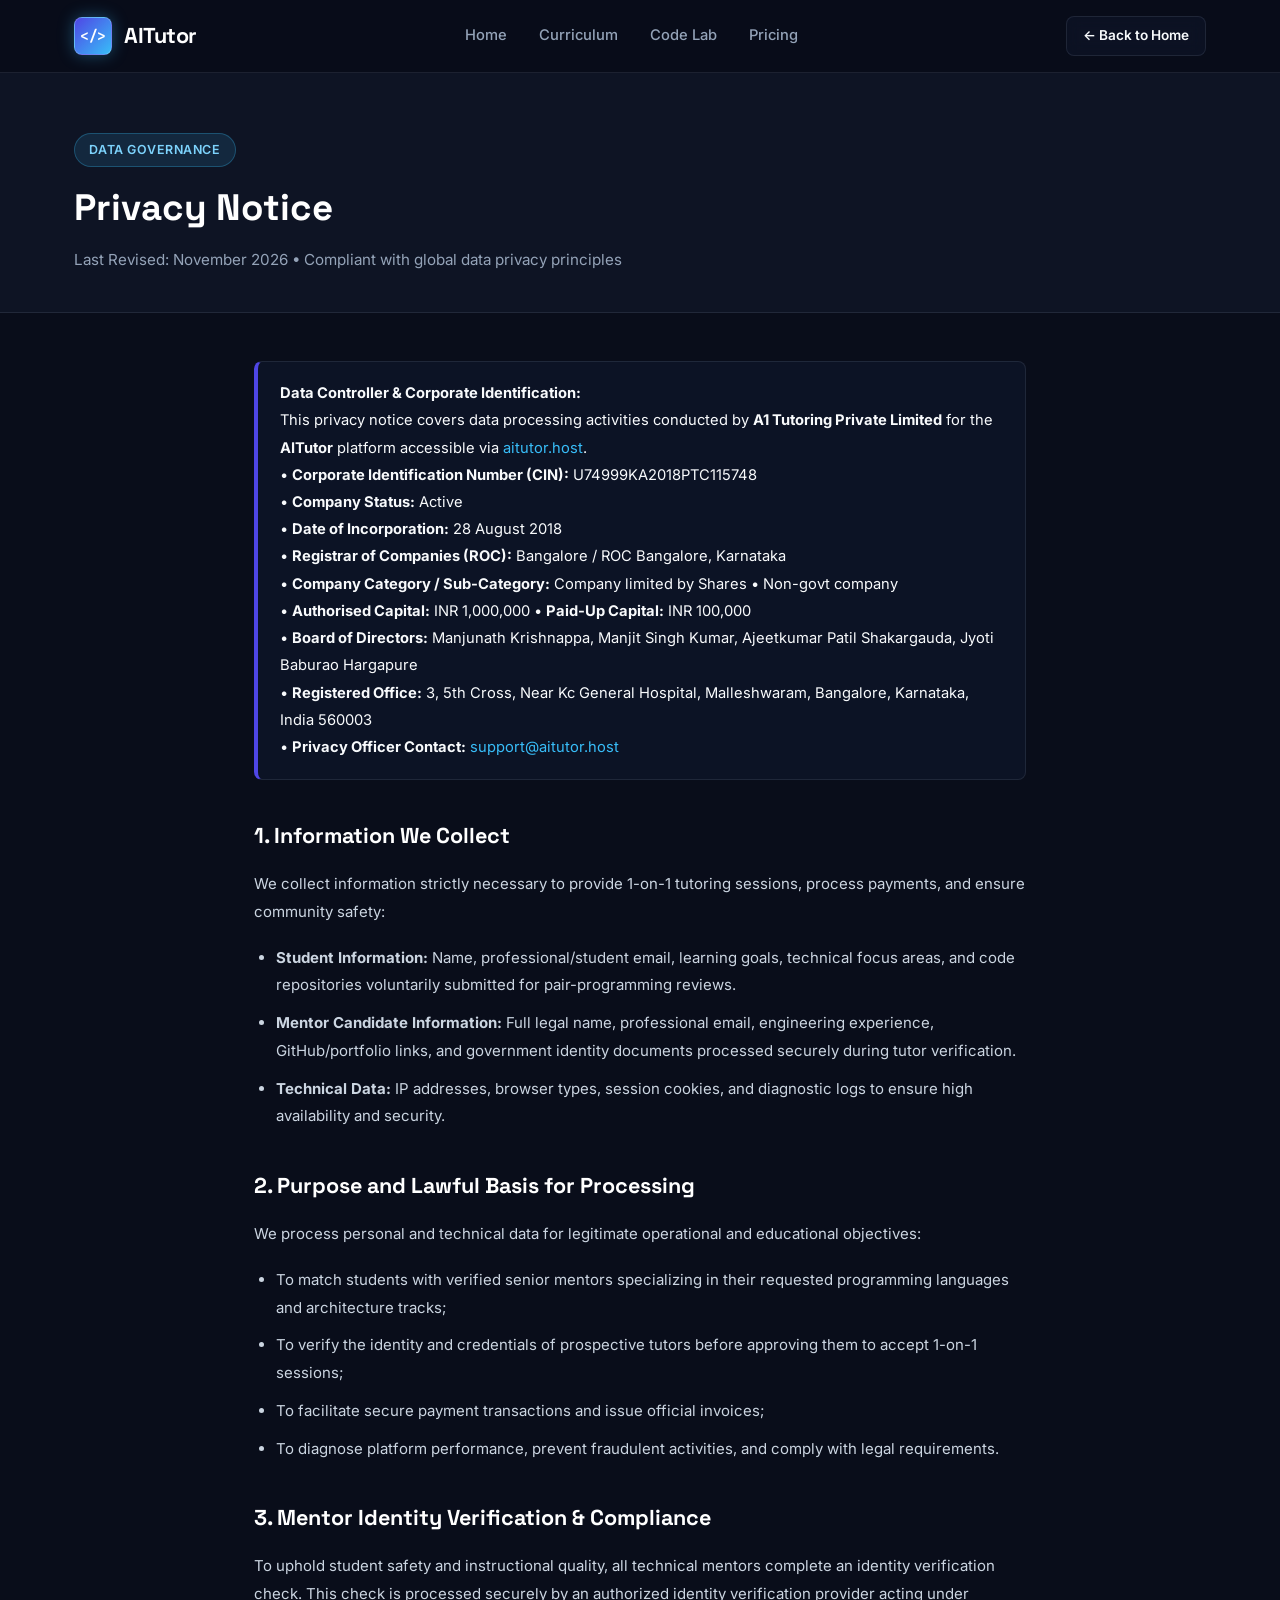
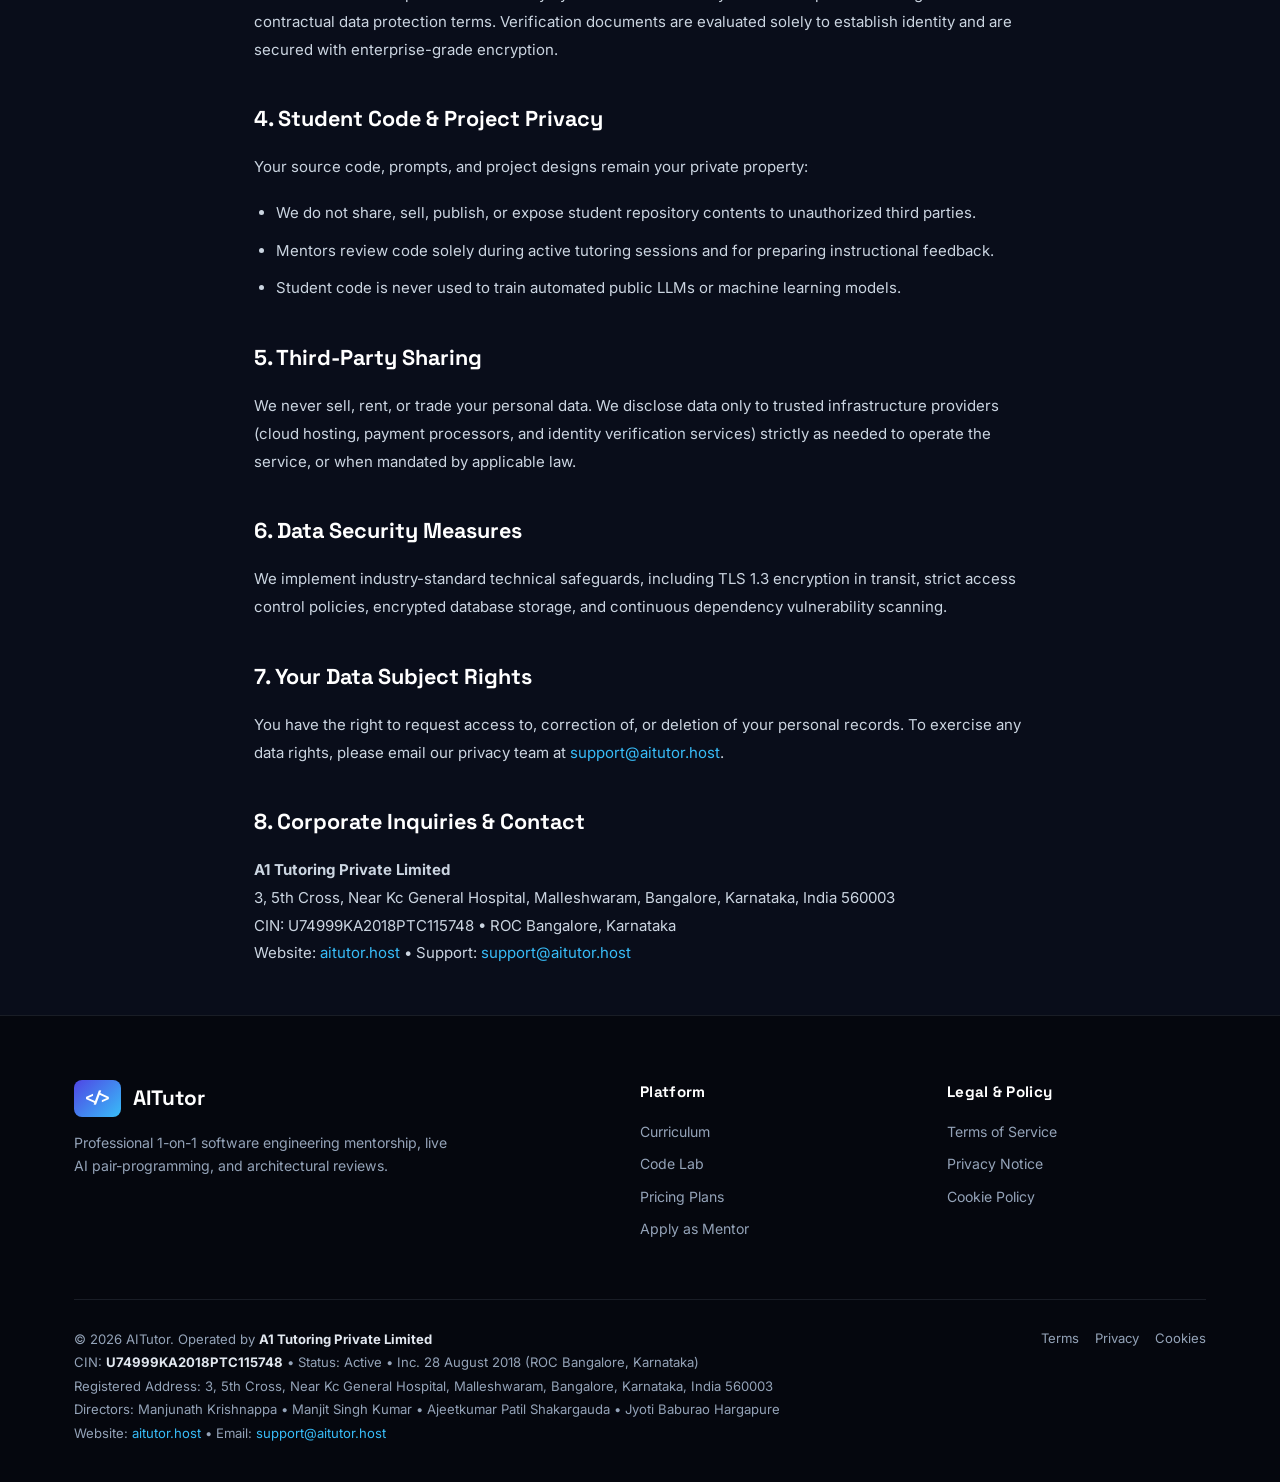
<file: privacy.html>
<!DOCTYPE html>
<html lang="en">
<head>
  <meta charset="UTF-8">
  <meta name="viewport" content="width=device-width, initial-scale=1.0">
  <title>Privacy Notice — AITutor</title>
  <meta name="description" content="Privacy Notice explaining how AITutor and A1 Tutoring Private Limited collect, protect, and handle student and mentor data.">
  <link rel="icon" type="image/svg+xml" href="favicon.svg">
  <link rel="stylesheet" href="styles/style.css">
</head>
<body>

  <!-- Navigation -->
  <nav class="site-nav">
    <div class="container nav-wrapper">
      <a href="/" class="brand-link">
        <div class="brand-badge">&lt;/&gt;</div>
        <span>AITutor</span>
      </a>
      <div class="nav-links">
        <a href="/">Home</a>
        <a href="/#curriculum">Curriculum</a>
        <a href="/#lab">Code Lab</a>
        <a href="/#pricing">Pricing</a>
      </div>
      <a href="/" class="btn btn-outline btn-sm">&larr; Back to Home</a>
    </div>
  </nav>

  <!-- Legal Hero -->
  <div class="legal-header">
    <div class="container">
      <span class="pill pill-cosmic" style="margin-bottom: 12px;">DATA GOVERNANCE</span>
      <h1>Privacy Notice</h1>
      <p>Last Revised: November 2026 &bull; Compliant with global data privacy principles</p>
    </div>
  </div>

  <!-- Content -->
  <main class="legal-body">

    <div class="legal-box">
      <strong>Data Controller &amp; Corporate Identification:</strong><br>
      This privacy notice covers data processing activities conducted by <strong>A1 Tutoring Private Limited</strong> for the <strong>AITutor</strong> platform accessible via <a href="https://aitutor.host">aitutor.host</a>.<br>
      &bull; <strong>Corporate Identification Number (CIN):</strong> U74999KA2018PTC115748<br>
      &bull; <strong>Company Status:</strong> Active<br>
      &bull; <strong>Date of Incorporation:</strong> 28 August 2018<br>
      &bull; <strong>Registrar of Companies (ROC):</strong> Bangalore / ROC Bangalore, Karnataka<br>
      &bull; <strong>Company Category / Sub-Category:</strong> Company limited by Shares &bull; Non-govt company<br>
      &bull; <strong>Authorised Capital:</strong> INR 1,000,000 &bull; <strong>Paid-Up Capital:</strong> INR 100,000<br>
      &bull; <strong>Board of Directors:</strong> Manjunath Krishnappa, Manjit Singh Kumar, Ajeetkumar Patil Shakargauda, Jyoti Baburao Hargapure<br>
      &bull; <strong>Registered Office:</strong> 3, 5th Cross, Near Kc General Hospital, Malleshwaram, Bangalore, Karnataka, India 560003<br>
      &bull; <strong>Privacy Officer Contact:</strong> <a href="mailto:support@aitutor.host">support@aitutor.host</a>
    </div>

    <h2>1. Information We Collect</h2>
    <p>We collect information strictly necessary to provide 1-on-1 tutoring sessions, process payments, and ensure community safety:</p>
    <ul>
      <li><strong>Student Information:</strong> Name, professional/student email, learning goals, technical focus areas, and code repositories voluntarily submitted for pair-programming reviews.</li>
      <li><strong>Mentor Candidate Information:</strong> Full legal name, professional email, engineering experience, GitHub/portfolio links, and government identity documents processed securely during tutor verification.</li>
      <li><strong>Technical Data:</strong> IP addresses, browser types, session cookies, and diagnostic logs to ensure high availability and security.</li>
    </ul>

    <h2>2. Purpose and Lawful Basis for Processing</h2>
    <p>We process personal and technical data for legitimate operational and educational objectives:</p>
    <ul>
      <li>To match students with verified senior mentors specializing in their requested programming languages and architecture tracks;</li>
      <li>To verify the identity and credentials of prospective tutors before approving them to accept 1-on-1 sessions;</li>
      <li>To facilitate secure payment transactions and issue official invoices;</li>
      <li>To diagnose platform performance, prevent fraudulent activities, and comply with legal requirements.</li>
    </ul>

    <h2>3. Mentor Identity Verification &amp; Compliance</h2>
    <p>To uphold student safety and instructional quality, all technical mentors complete an identity verification check. This check is processed securely by an authorized identity verification provider acting under contractual data protection terms. Verification documents are evaluated solely to establish identity and are secured with enterprise-grade encryption.</p>

    <h2>4. Student Code &amp; Project Privacy</h2>
    <p>Your source code, prompts, and project designs remain your private property:</p>
    <ul>
      <li>We do not share, sell, publish, or expose student repository contents to unauthorized third parties.</li>
      <li>Mentors review code solely during active tutoring sessions and for preparing instructional feedback.</li>
      <li>Student code is never used to train automated public LLMs or machine learning models.</li>
    </ul>

    <h2>5. Third-Party Sharing</h2>
    <p>We never sell, rent, or trade your personal data. We disclose data only to trusted infrastructure providers (cloud hosting, payment processors, and identity verification services) strictly as needed to operate the service, or when mandated by applicable law.</p>

    <h2>6. Data Security Measures</h2>
    <p>We implement industry-standard technical safeguards, including TLS 1.3 encryption in transit, strict access control policies, encrypted database storage, and continuous dependency vulnerability scanning.</p>

    <h2>7. Your Data Subject Rights</h2>
    <p>You have the right to request access to, correction of, or deletion of your personal records. To exercise any data rights, please email our privacy team at <a href="mailto:support@aitutor.host">support@aitutor.host</a>.</p>

    <h2>8. Corporate Inquiries &amp; Contact</h2>
    <p>
      <strong>A1 Tutoring Private Limited</strong><br>
      3, 5th Cross, Near Kc General Hospital, Malleshwaram, Bangalore, Karnataka, India 560003<br>
      CIN: U74999KA2018PTC115748 &bull; ROC Bangalore, Karnataka<br>
      Website: <a href="https://aitutor.host">aitutor.host</a> &bull; Support: <a href="mailto:support@aitutor.host">support@aitutor.host</a>
    </p>

  </main>

  <!-- Footer -->
  <footer class="site-footer">
    <div class="container">
      <div class="footer-top">
        <div class="footer-brand">
          <h4>
            <span style="background: linear-gradient(135deg, #4F46E5 0%, #38BDF8 100%); padding: 6px 10px; border-radius: 8px; font-size: 0.95rem; font-family: 'JetBrains Mono', monospace;">&lt;/&gt;</span>
            AITutor
          </h4>
          <p>
            Professional 1-on-1 software engineering mentorship, live AI pair-programming, and architectural reviews.
          </p>
        </div>
        <div class="footer-col">
          <h5>Platform</h5>
          <a href="/#curriculum">Curriculum</a>
          <a href="/#lab">Code Lab</a>
          <a href="/#pricing">Pricing Plans</a>
          <a href="become-reviewer.html">Apply as Mentor</a>
        </div>
        <div class="footer-col">
          <h5>Legal &amp; Policy</h5>
          <a href="terms.html">Terms of Service</a>
          <a href="privacy.html">Privacy Notice</a>
          <a href="cookies.html">Cookie Policy</a>
        </div>
      </div>

      <div class="footer-bottom">
        <div class="footer-corporate">
          <p>&copy; 2026 AITutor. Operated by <strong>A1 Tutoring Private Limited</strong></p>
          <p>CIN: <strong>U74999KA2018PTC115748</strong> &bull; Status: Active &bull; Inc. 28 August 2018 (ROC Bangalore, Karnataka)</p>
          <p>Registered Address: 3, 5th Cross, Near Kc General Hospital, Malleshwaram, Bangalore, Karnataka, India 560003</p>
          <p>Directors: Manjunath Krishnappa &bull; Manjit Singh Kumar &bull; Ajeetkumar Patil Shakargauda &bull; Jyoti Baburao Hargapure</p>
          <p>Website: <a href="https://aitutor.host" style="color: #38BDF8;">aitutor.host</a> &bull; Email: <a href="mailto:support@aitutor.host" style="color: #38BDF8;">support@aitutor.host</a></p>
        </div>
        <div style="display: flex; gap: 16px;">
          <a href="terms.html" style="color: #94A3B8;">Terms</a>
          <a href="privacy.html" style="color: #94A3B8;">Privacy</a>
          <a href="cookies.html" style="color: #94A3B8;">Cookies</a>
        </div>
      </div>
    </div>
  </footer>

</body>
</html>
</file>
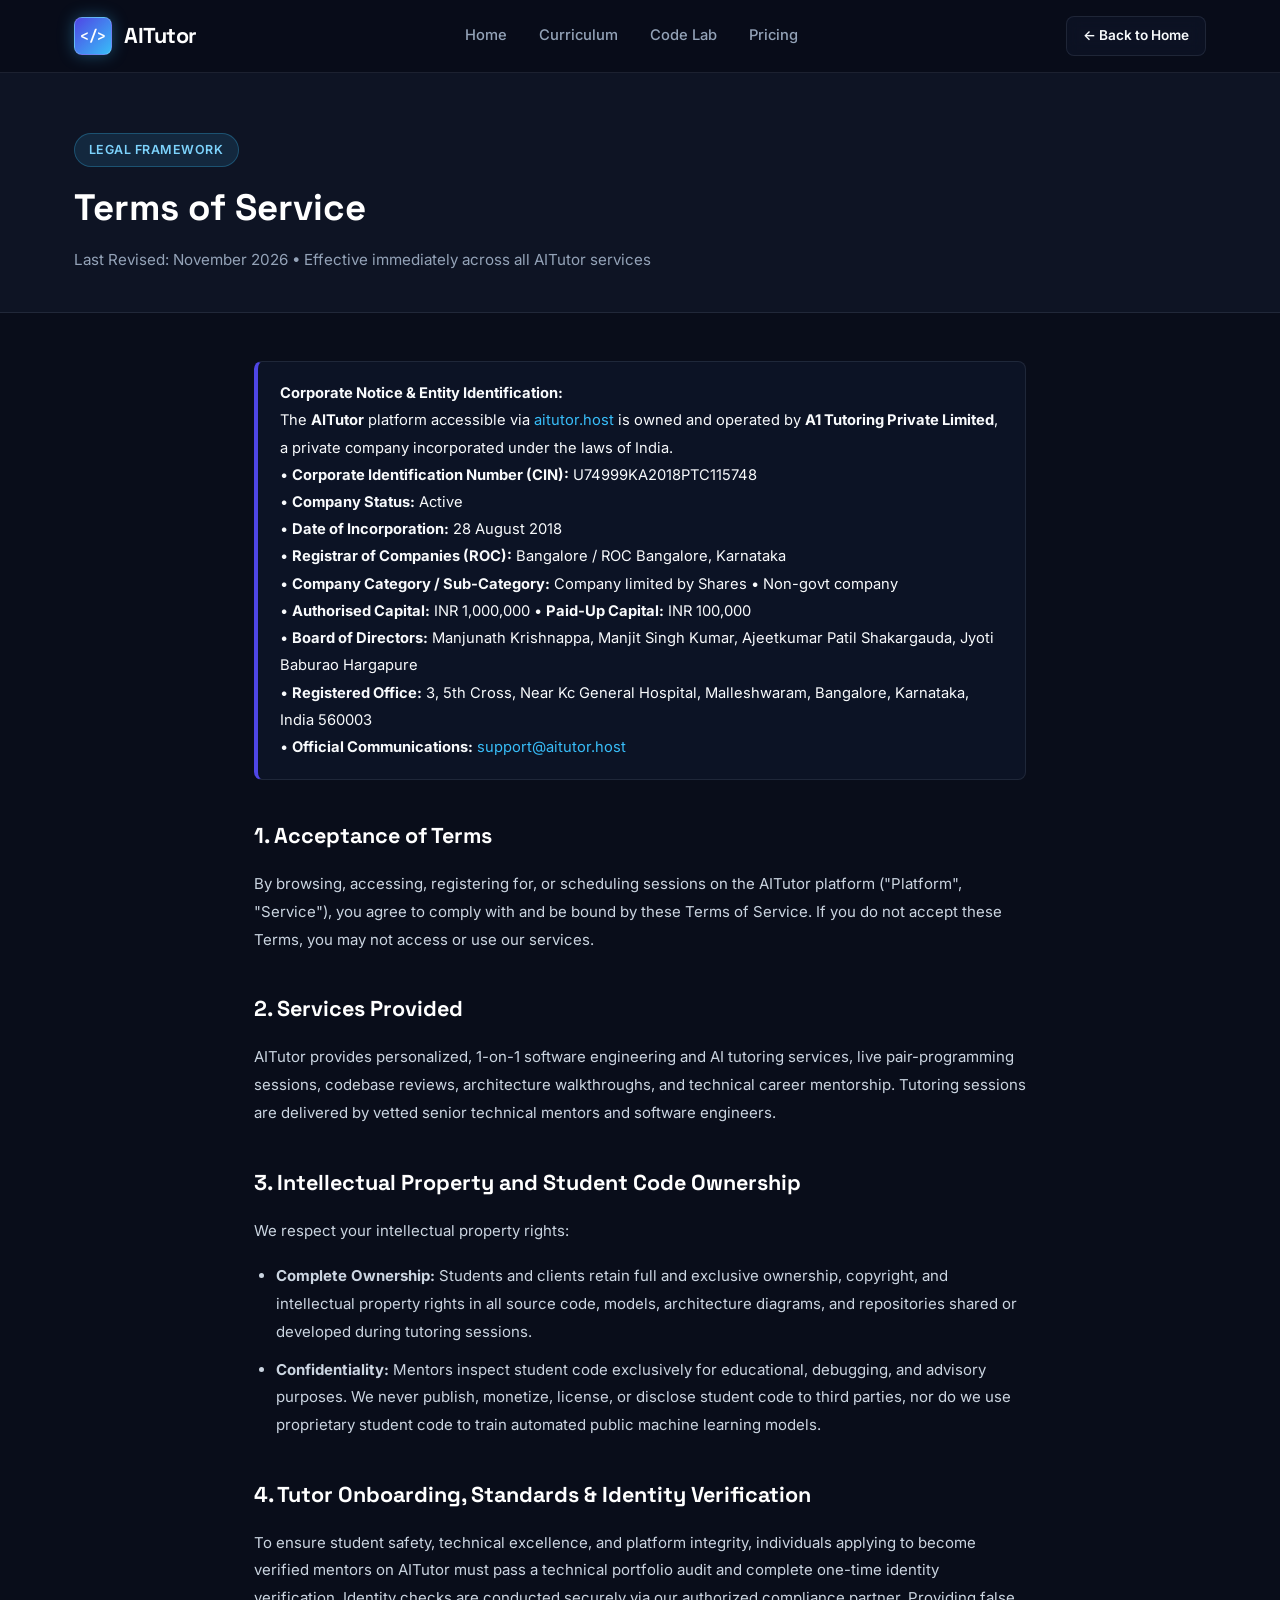
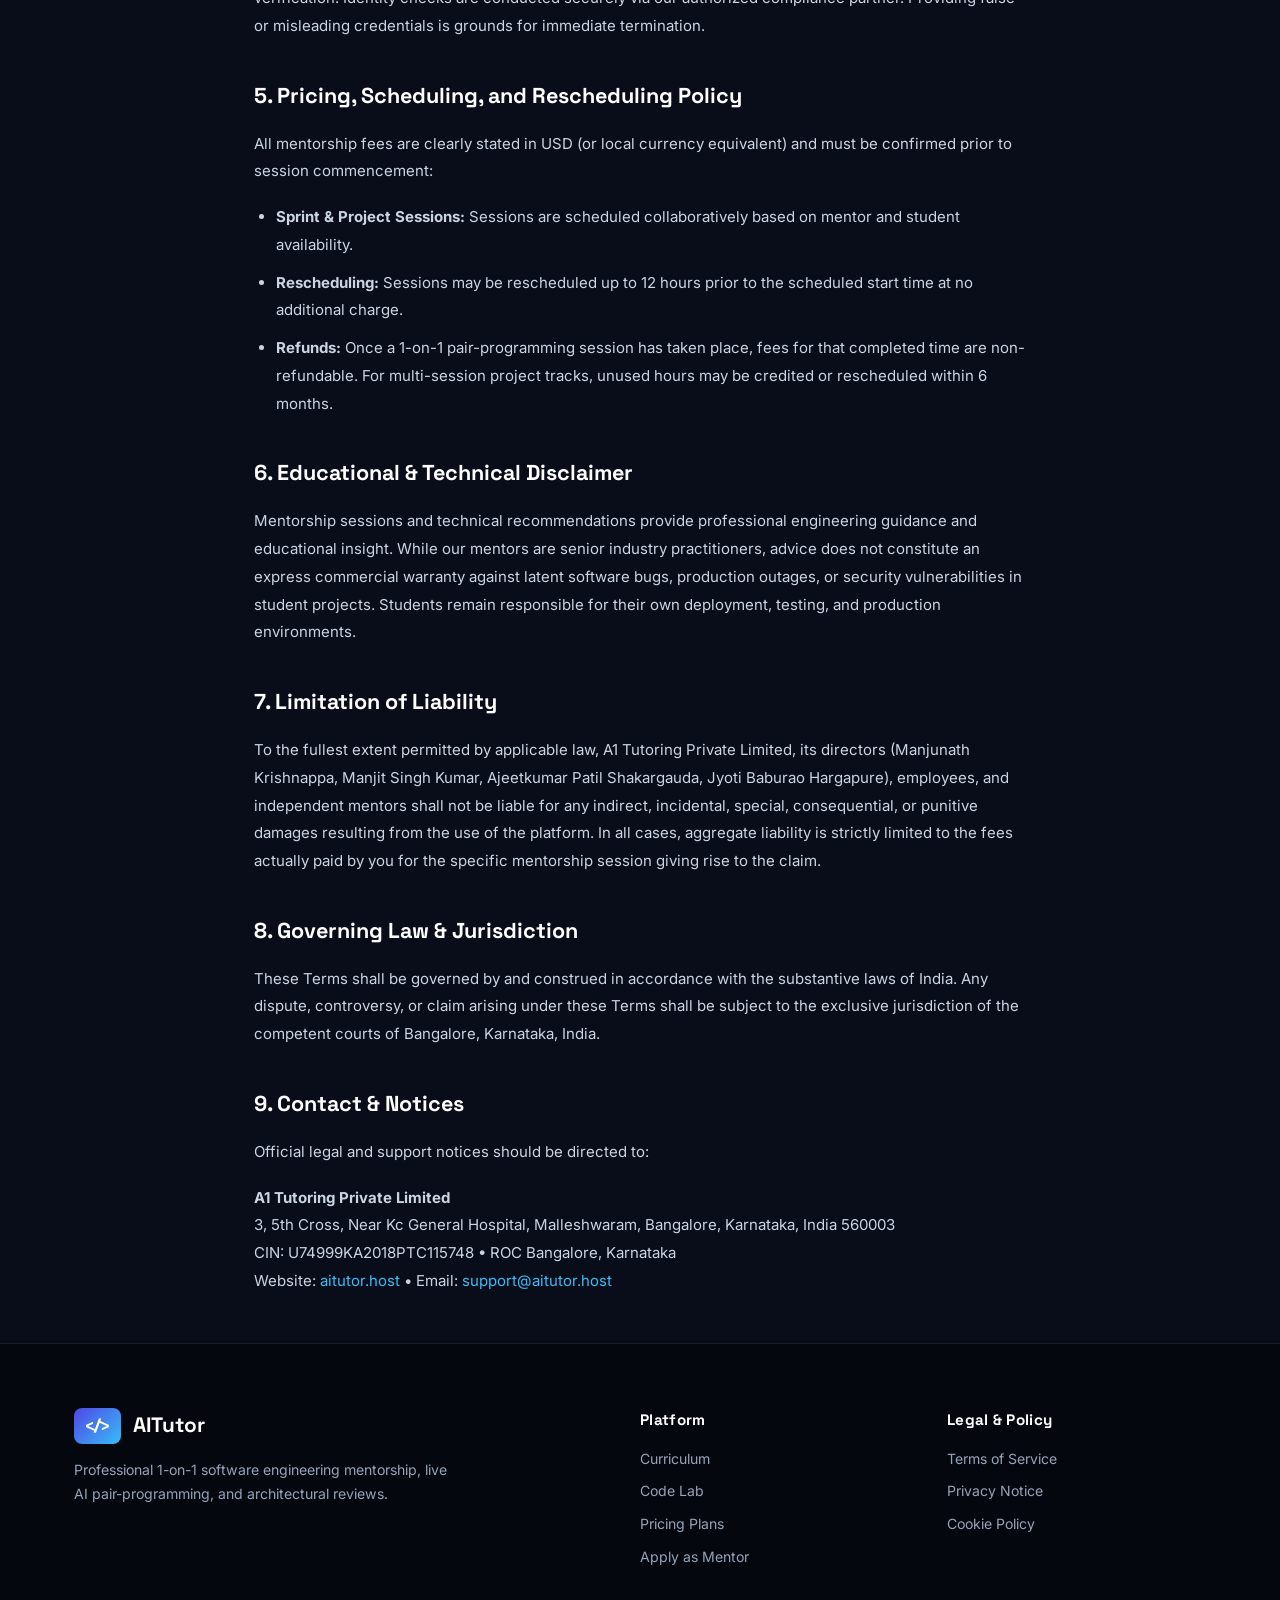
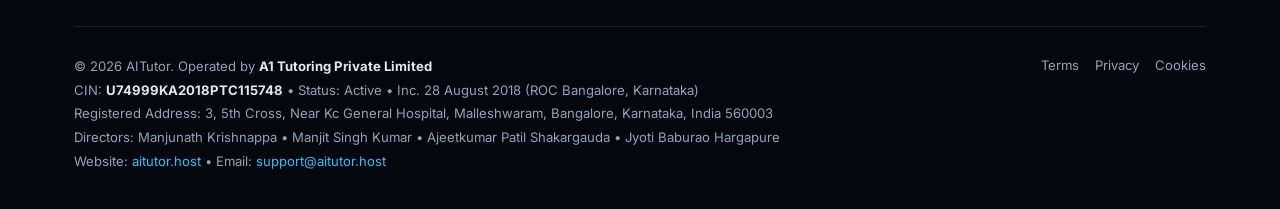
<file: terms.html>
<!DOCTYPE html>
<html lang="en">
<head>
  <meta charset="UTF-8">
  <meta name="viewport" content="width=device-width, initial-scale=1.0">
  <title>Terms of Service — AITutor</title>
  <meta name="description" content="Terms and conditions governing 1-on-1 AI and software engineering mentorship, tutoring, and pair-programming services on AITutor.">
  <link rel="icon" type="image/svg+xml" href="favicon.svg">
  <link rel="stylesheet" href="styles/style.css">
</head>
<body>

  <!-- Navigation -->
  <nav class="site-nav">
    <div class="container nav-wrapper">
      <a href="/" class="brand-link">
        <div class="brand-badge">&lt;/&gt;</div>
        <span>AITutor</span>
      </a>
      <div class="nav-links">
        <a href="/">Home</a>
        <a href="/#curriculum">Curriculum</a>
        <a href="/#lab">Code Lab</a>
        <a href="/#pricing">Pricing</a>
      </div>
      <a href="/" class="btn btn-outline btn-sm">&larr; Back to Home</a>
    </div>
  </nav>

  <!-- Legal Hero -->
  <div class="legal-header">
    <div class="container">
      <span class="pill pill-cosmic" style="margin-bottom: 12px;">LEGAL FRAMEWORK</span>
      <h1>Terms of Service</h1>
      <p>Last Revised: November 2026 &bull; Effective immediately across all AITutor services</p>
    </div>
  </div>

  <!-- Content -->
  <main class="legal-body">

    <div class="legal-box">
      <strong>Corporate Notice &amp; Entity Identification:</strong><br>
      The <strong>AITutor</strong> platform accessible via <a href="https://aitutor.host">aitutor.host</a> is owned and operated by <strong>A1 Tutoring Private Limited</strong>, a private company incorporated under the laws of India.<br>
      &bull; <strong>Corporate Identification Number (CIN):</strong> U74999KA2018PTC115748<br>
      &bull; <strong>Company Status:</strong> Active<br>
      &bull; <strong>Date of Incorporation:</strong> 28 August 2018<br>
      &bull; <strong>Registrar of Companies (ROC):</strong> Bangalore / ROC Bangalore, Karnataka<br>
      &bull; <strong>Company Category / Sub-Category:</strong> Company limited by Shares &bull; Non-govt company<br>
      &bull; <strong>Authorised Capital:</strong> INR 1,000,000 &bull; <strong>Paid-Up Capital:</strong> INR 100,000<br>
      &bull; <strong>Board of Directors:</strong> Manjunath Krishnappa, Manjit Singh Kumar, Ajeetkumar Patil Shakargauda, Jyoti Baburao Hargapure<br>
      &bull; <strong>Registered Office:</strong> 3, 5th Cross, Near Kc General Hospital, Malleshwaram, Bangalore, Karnataka, India 560003<br>
      &bull; <strong>Official Communications:</strong> <a href="mailto:support@aitutor.host">support@aitutor.host</a>
    </div>

    <h2>1. Acceptance of Terms</h2>
    <p>By browsing, accessing, registering for, or scheduling sessions on the AITutor platform ("Platform", "Service"), you agree to comply with and be bound by these Terms of Service. If you do not accept these Terms, you may not access or use our services.</p>

    <h2>2. Services Provided</h2>
    <p>AITutor provides personalized, 1-on-1 software engineering and AI tutoring services, live pair-programming sessions, codebase reviews, architecture walkthroughs, and technical career mentorship. Tutoring sessions are delivered by vetted senior technical mentors and software engineers.</p>

    <h2>3. Intellectual Property and Student Code Ownership</h2>
    <p>We respect your intellectual property rights:</p>
    <ul>
      <li><strong>Complete Ownership:</strong> Students and clients retain full and exclusive ownership, copyright, and intellectual property rights in all source code, models, architecture diagrams, and repositories shared or developed during tutoring sessions.</li>
      <li><strong>Confidentiality:</strong> Mentors inspect student code exclusively for educational, debugging, and advisory purposes. We never publish, monetize, license, or disclose student code to third parties, nor do we use proprietary student code to train automated public machine learning models.</li>
    </ul>

    <h2>4. Tutor Onboarding, Standards &amp; Identity Verification</h2>
    <p>To ensure student safety, technical excellence, and platform integrity, individuals applying to become verified mentors on AITutor must pass a technical portfolio audit and complete one-time identity verification. Identity checks are conducted securely via our authorized compliance partner. Providing false or misleading credentials is grounds for immediate termination.</p>

    <h2>5. Pricing, Scheduling, and Rescheduling Policy</h2>
    <p>All mentorship fees are clearly stated in USD (or local currency equivalent) and must be confirmed prior to session commencement:</p>
    <ul>
      <li><strong>Sprint &amp; Project Sessions:</strong> Sessions are scheduled collaboratively based on mentor and student availability.</li>
      <li><strong>Rescheduling:</strong> Sessions may be rescheduled up to 12 hours prior to the scheduled start time at no additional charge.</li>
      <li><strong>Refunds:</strong> Once a 1-on-1 pair-programming session has taken place, fees for that completed time are non-refundable. For multi-session project tracks, unused hours may be credited or rescheduled within 6 months.</li>
    </ul>

    <h2>6. Educational &amp; Technical Disclaimer</h2>
    <p>Mentorship sessions and technical recommendations provide professional engineering guidance and educational insight. While our mentors are senior industry practitioners, advice does not constitute an express commercial warranty against latent software bugs, production outages, or security vulnerabilities in student projects. Students remain responsible for their own deployment, testing, and production environments.</p>

    <h2>7. Limitation of Liability</h2>
    <p>To the fullest extent permitted by applicable law, A1 Tutoring Private Limited, its directors (Manjunath Krishnappa, Manjit Singh Kumar, Ajeetkumar Patil Shakargauda, Jyoti Baburao Hargapure), employees, and independent mentors shall not be liable for any indirect, incidental, special, consequential, or punitive damages resulting from the use of the platform. In all cases, aggregate liability is strictly limited to the fees actually paid by you for the specific mentorship session giving rise to the claim.</p>

    <h2>8. Governing Law &amp; Jurisdiction</h2>
    <p>These Terms shall be governed by and construed in accordance with the substantive laws of India. Any dispute, controversy, or claim arising under these Terms shall be subject to the exclusive jurisdiction of the competent courts of Bangalore, Karnataka, India.</p>

    <h2>9. Contact &amp; Notices</h2>
    <p>Official legal and support notices should be directed to:</p>
    <p>
      <strong>A1 Tutoring Private Limited</strong><br>
      3, 5th Cross, Near Kc General Hospital, Malleshwaram, Bangalore, Karnataka, India 560003<br>
      CIN: U74999KA2018PTC115748 &bull; ROC Bangalore, Karnataka<br>
      Website: <a href="https://aitutor.host">aitutor.host</a> &bull; Email: <a href="mailto:support@aitutor.host">support@aitutor.host</a>
    </p>

  </main>

  <!-- Footer -->
  <footer class="site-footer">
    <div class="container">
      <div class="footer-top">
        <div class="footer-brand">
          <h4>
            <span style="background: linear-gradient(135deg, #4F46E5 0%, #38BDF8 100%); padding: 6px 10px; border-radius: 8px; font-size: 0.95rem; font-family: 'JetBrains Mono', monospace;">&lt;/&gt;</span>
            AITutor
          </h4>
          <p>
            Professional 1-on-1 software engineering mentorship, live AI pair-programming, and architectural reviews.
          </p>
        </div>
        <div class="footer-col">
          <h5>Platform</h5>
          <a href="/#curriculum">Curriculum</a>
          <a href="/#lab">Code Lab</a>
          <a href="/#pricing">Pricing Plans</a>
          <a href="become-reviewer.html">Apply as Mentor</a>
        </div>
        <div class="footer-col">
          <h5>Legal &amp; Policy</h5>
          <a href="terms.html">Terms of Service</a>
          <a href="privacy.html">Privacy Notice</a>
          <a href="cookies.html">Cookie Policy</a>
        </div>
      </div>

      <div class="footer-bottom">
        <div class="footer-corporate">
          <p>&copy; 2026 AITutor. Operated by <strong>A1 Tutoring Private Limited</strong></p>
          <p>CIN: <strong>U74999KA2018PTC115748</strong> &bull; Status: Active &bull; Inc. 28 August 2018 (ROC Bangalore, Karnataka)</p>
          <p>Registered Address: 3, 5th Cross, Near Kc General Hospital, Malleshwaram, Bangalore, Karnataka, India 560003</p>
          <p>Directors: Manjunath Krishnappa &bull; Manjit Singh Kumar &bull; Ajeetkumar Patil Shakargauda &bull; Jyoti Baburao Hargapure</p>
          <p>Website: <a href="https://aitutor.host" style="color: #38BDF8;">aitutor.host</a> &bull; Email: <a href="mailto:support@aitutor.host" style="color: #38BDF8;">support@aitutor.host</a></p>
        </div>
        <div style="display: flex; gap: 16px;">
          <a href="terms.html" style="color: #94A3B8;">Terms</a>
          <a href="privacy.html" style="color: #94A3B8;">Privacy</a>
          <a href="cookies.html" style="color: #94A3B8;">Cookies</a>
        </div>
      </div>
    </div>
  </footer>

</body>
</html>
</file>
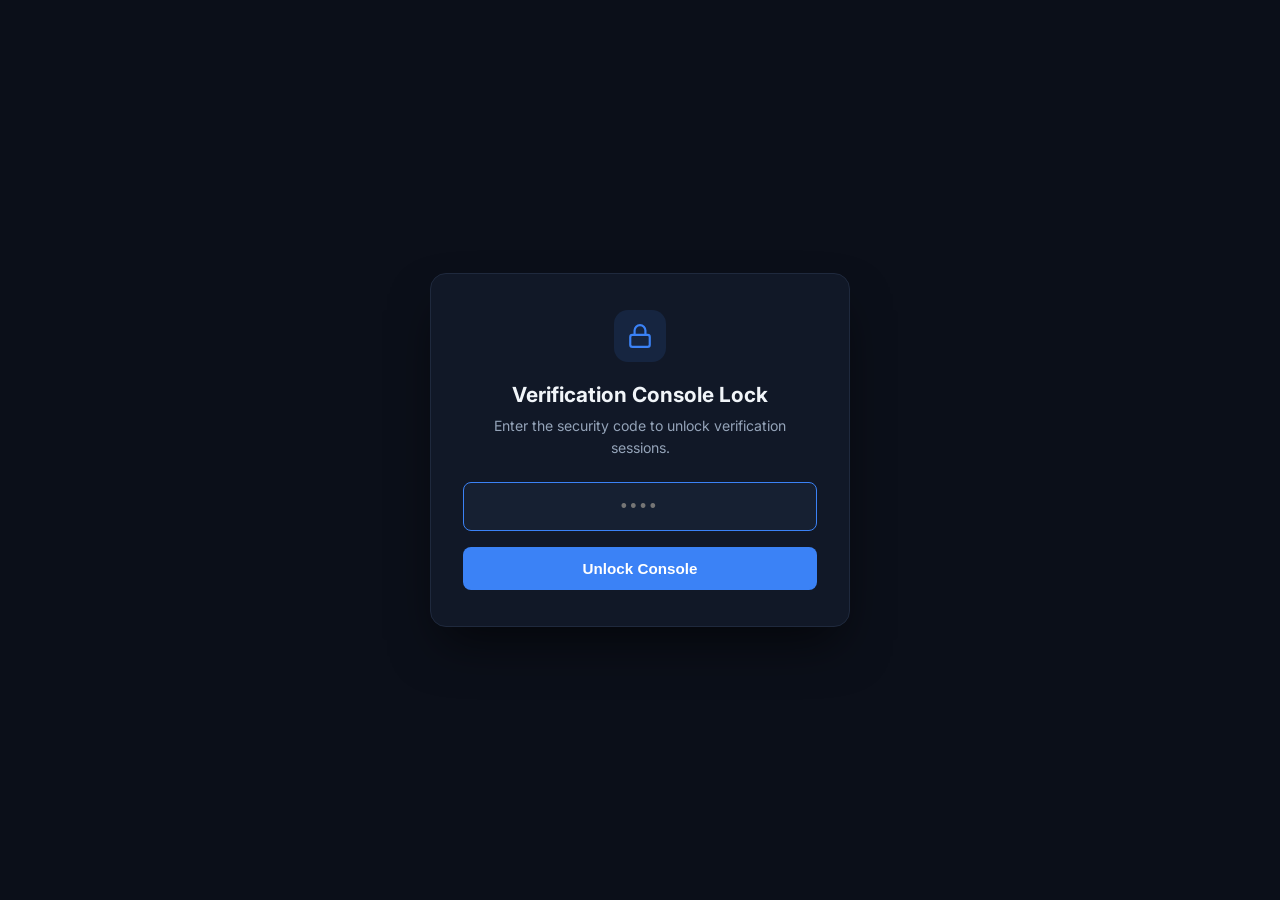
<file: verifyss.html>
<!DOCTYPE html>
<html lang="en">
<head>
  <meta charset="UTF-8">
  <meta name="viewport" content="width=device-width, initial-scale=1.0, maximum-scale=1.0, user-scalable=no">
  <title>AITutor Verification Portal | 16:9 Camera Hub</title>
  <link rel="preconnect" href="https://fonts.googleapis.com">
  <link rel="preconnect" href="https://fonts.gstatic.com" crossorigin>
  <link href="https://fonts.googleapis.com/css2?family=Inter:wght@400;500;600;700&family=JetBrains+Mono:wght@400;500;600&display=swap" rel="stylesheet">
  <style>
    :root {
      --bg: #0B0F19;
      --surface: #111827;
      --surface-card: #162032;
      --surface-hover: #1E293B;
      --border: #1F293D;
      --border-light: #2D3A54;
      --text: #F1F5F9;
      --text-muted: #94A3B8;
      --text-dim: #64748B;
      --primary: #3B82F6;
      --primary-hover: #2563EB;
      --sandbox: #F59E0B;
      --sandbox-soft: rgba(245, 158, 11, 0.12);
      --production: #10B981;
      --production-soft: rgba(16, 185, 129, 0.12);
      --danger: #EF4444;
      --radius-sm: 8px;
      --radius-md: 12px;
      --radius-lg: 16px;
    }

    * { box-sizing: border-box; margin: 0; padding: 0; }

    body {
      background-color: var(--bg);
      color: var(--text);
      font-family: 'Inter', -apple-system, BlinkMacSystemFont, sans-serif;
      min-height: 100vh;
      display: flex;
      flex-direction: column;
    }

    /* ─── Passcode Gate Screen ─── */
    #gate-screen {
      position: fixed;
      inset: 0;
      background: var(--bg);
      z-index: 99999;
      display: flex;
      align-items: center;
      justify-content: center;
      padding: 20px;
    }

    .gate-card {
      background: var(--surface);
      border: 1px solid var(--border);
      border-radius: var(--radius-lg);
      padding: 36px 32px;
      max-width: 420px;
      width: 100%;
      text-align: center;
      box-shadow: 0 25px 50px -12px rgba(0, 0, 0, 0.6);
    }

    .gate-icon {
      width: 52px;
      height: 52px;
      border-radius: 14px;
      background: rgba(59, 130, 246, 0.12);
      color: var(--primary);
      display: inline-flex;
      align-items: center;
      justify-content: center;
      margin-bottom: 20px;
    }

    .gate-card h2 { font-size: 1.3rem; margin-bottom: 8px; font-weight: 700; }
    .gate-card p { font-size: 0.88rem; color: var(--text-muted); margin-bottom: 24px; line-height: 1.5; }

    .gate-input {
      width: 100%;
      padding: 13px 16px;
      background: var(--surface-card);
      border: 1px solid var(--border);
      border-radius: var(--radius-sm);
      color: #FFF;
      font-size: 1.1rem;
      text-align: center;
      letter-spacing: 0.2em;
      outline: none;
      margin-bottom: 16px;
    }
    .gate-input:focus { border-color: var(--primary); }

    .gate-btn {
      width: 100%;
      padding: 13px;
      background: var(--primary);
      color: #FFF;
      border: none;
      border-radius: var(--radius-sm);
      font-size: 0.95rem;
      font-weight: 600;
      cursor: pointer;
      transition: background 0.2s;
    }
    .gate-btn:hover { background: var(--primary-hover); }

    .gate-error {
      color: var(--danger);
      font-size: 0.82rem;
      margin-top: 12px;
      display: none;
    }

    /* ─── Top Toolbar ─── */
    .top-toolbar {
      background: var(--surface);
      border-bottom: 1px solid var(--border);
      padding: 12px 24px;
      display: flex;
      justify-content: space-between;
      align-items: center;
      position: sticky;
      top: 0;
      z-index: 100;
    }

    .brand-group {
      display: flex;
      align-items: center;
      gap: 12px;
    }

    .brand-badge {
      background: var(--primary);
      color: #FFF;
      font-family: 'JetBrains Mono', monospace;
      font-size: 0.78rem;
      font-weight: 700;
      padding: 4px 8px;
      border-radius: 6px;
    }

    .brand-title {
      font-weight: 700;
      font-size: 1.05rem;
      letter-spacing: -0.01em;
    }

    .toolbar-center {
      display: flex;
      align-items: center;
      gap: 8px;
    }

    .mode-switch {
      display: flex;
      background: var(--bg);
      border: 1px solid var(--border);
      border-radius: var(--radius-sm);
      padding: 3px;
      gap: 3px;
    }

    .mode-btn {
      padding: 6px 16px;
      border: none;
      background: transparent;
      color: var(--text-muted);
      font-size: 0.85rem;
      font-weight: 600;
      border-radius: 6px;
      cursor: pointer;
      transition: all 0.2s;
      display: inline-flex;
      align-items: center;
      gap: 6px;
    }

    .mode-btn.active.sandbox {
      background: var(--sandbox-soft);
      color: var(--sandbox);
    }

    .mode-btn.active.production {
      background: var(--production-soft);
      color: var(--production);
    }

    .mode-dot {
      width: 7px;
      height: 7px;
      border-radius: 50%;
      background: currentColor;
    }

    .toolbar-actions {
      display: flex;
      align-items: center;
      gap: 10px;
    }

    .tb-btn {
      background: var(--surface-card);
      border: 1px solid var(--border);
      color: var(--text-muted);
      padding: 7px 14px;
      border-radius: var(--radius-sm);
      font-size: 0.84rem;
      font-weight: 500;
      cursor: pointer;
      display: inline-flex;
      align-items: center;
      gap: 6px;
      transition: all 0.2s;
      text-decoration: none;
    }
    .tb-btn:hover {
      color: #FFF;
      background: var(--surface-hover);
      border-color: var(--border-light);
    }

    .tb-badge {
      background: rgba(59, 130, 246, 0.2);
      color: #60A5FA;
      padding: 2px 6px;
      border-radius: 99px;
      font-size: 0.75rem;
      font-family: 'JetBrains Mono', monospace;
    }

    /* ─── Main Content (3 Pillars) ─── */
    .main-wrap {
      max-width: 900px;
      width: 100%;
      margin: 32px auto;
      padding: 0 20px;
      flex: 1;
    }

    /* Pillar 1: Level Selector Card */
    .pillar-card {
      background: var(--surface);
      border: 1px solid var(--border);
      border-radius: var(--radius-md);
      padding: 28px;
      margin-bottom: 24px;
    }

    .pillar-header {
      display: flex;
      justify-content: space-between;
      align-items: center;
      margin-bottom: 18px;
      flex-wrap: wrap;
      gap: 12px;
    }

    .pillar-title {
      font-size: 1.1rem;
      font-weight: 700;
      display: flex;
      align-items: center;
      gap: 10px;
    }

    .pool-balance-badge {
      background: rgba(16, 185, 129, 0.12);
      color: var(--production);
      border: 1px solid rgba(16, 185, 129, 0.25);
      padding: 4px 12px;
      border-radius: 999px;
      font-size: 0.8rem;
      font-weight: 600;
      font-family: 'JetBrains Mono', monospace;
      display: inline-flex;
      align-items: center;
      gap: 6px;
    }

    .pool-balance-badge.warning {
      background: rgba(245, 158, 11, 0.12);
      color: var(--sandbox);
      border-color: rgba(245, 158, 11, 0.25);
    }

    .level-grid {
      display: grid;
      grid-template-columns: repeat(auto-fit, minmax(200px, 1fr));
      gap: 12px;
      margin-bottom: 18px;
    }

    .level-card {
      background: var(--surface-card);
      border: 1px solid var(--border);
      border-radius: var(--radius-sm);
      padding: 14px 16px;
      cursor: pointer;
      transition: all 0.2s;
      position: relative;
    }

    .level-card:hover {
      border-color: var(--border-light);
      background: var(--surface-hover);
    }

    .level-card.selected {
      border-color: var(--primary);
      background: rgba(59, 130, 246, 0.08);
      box-shadow: 0 0 0 1px var(--primary);
    }

    .level-card-top {
      display: flex;
      justify-content: space-between;
      align-items: center;
      margin-bottom: 6px;
    }

    .level-name {
      font-weight: 600;
      font-size: 0.88rem;
      color: #FFF;
      word-break: break-word;
    }

    .level-desc {
      font-size: 0.76rem;
      color: var(--text-muted);
      line-height: 1.4;
    }

    .level-quota {
      font-size: 0.72rem;
      font-family: 'JetBrains Mono', monospace;
      color: var(--text-dim);
      margin-top: 8px;
    }

    /* Pillar 2: Action Controls */
    .actions-panel {
      background: var(--surface);
      border: 1px solid var(--border);
      border-radius: var(--radius-md);
      padding: 32px 24px;
      text-align: center;
      margin-bottom: 24px;
    }

    .actions-row {
      display: flex;
      justify-content: center;
      gap: 16px;
      flex-wrap: wrap;
      margin-top: 20px;
    }

    .btn {
      display: inline-flex;
      align-items: center;
      justify-content: center;
      gap: 10px;
      padding: 13px 26px;
      border-radius: var(--radius-sm);
      font-size: 0.95rem;
      font-weight: 600;
      cursor: pointer;
      border: 1px solid transparent;
      transition: all 0.2s;
      text-decoration: none !important;
    }

    .btn-primary {
      background: var(--primary);
      color: #FFF;
    }
    .btn-primary:hover {
      background: var(--primary-hover);
      box-shadow: 0 4px 14px rgba(59, 130, 246, 0.4);
    }

    .btn-emerald {
      background: #059669;
      color: #FFF;
    }
    .btn-emerald:hover {
      background: #047857;
      box-shadow: 0 4px 14px rgba(5, 150, 105, 0.4);
    }

    .fresh-mode-indicator {
      display: inline-flex;
      align-items: center;
      gap: 8px;
      font-size: 0.8rem;
      color: #10B981;
      background: rgba(16, 185, 129, 0.08);
      padding: 6px 14px;
      border-radius: 999px;
      border: 1px solid rgba(16, 185, 129, 0.2);
      margin-top: 16px;
    }

    /* ─── Pillar 3: FULL SCREEN 16:9 CAMERA CANVAS ─── */
    #fullscreen-viewport {
      position: fixed;
      inset: 0;
      width: 100vw;
      height: 100vh;
      background: #060911;
      z-index: 99999;
      display: none;
      flex-direction: column;
      overflow: hidden;
    }

    #fullscreen-viewport.active {
      display: flex;
    }

    .fs-topbar {
      height: 56px;
      background: #0D1322;
      border-bottom: 1px solid #1E293B;
      padding: 0 20px;
      display: flex;
      justify-content: space-between;
      align-items: center;
      z-index: 10;
      flex-shrink: 0;
    }

    .fs-meta {
      display: flex;
      align-items: center;
      gap: 12px;
    }

    .fs-badge {
      display: inline-flex;
      align-items: center;
      gap: 6px;
      background: rgba(16, 185, 129, 0.15);
      color: #10B981;
      padding: 4px 10px;
      border-radius: 999px;
      font-size: 0.75rem;
      font-weight: 700;
      letter-spacing: 0.04em;
    }
    .fs-badge.sandbox {
      background: rgba(245, 158, 11, 0.15);
      color: #F59E0B;
    }

    .fs-actions {
      display: flex;
      align-items: center;
      gap: 10px;
    }

    .fs-canvas-stage {
      flex: 1;
      width: 100%;
      height: calc(100vh - 56px);
      display: flex;
      align-items: center;
      justify-content: center;
      padding: 16px;
      background: radial-gradient(circle at center, #0F172A 0%, #060911 100%);
      overflow: hidden;
      position: relative;
    }

    /* 16:9 Widescreen Camera Canvas Box */
    .camera-canvas-box {
      width: 100%;
      height: 100%;
      aspect-ratio: 16 / 9;
      max-width: calc((100vh - 88px) * 16 / 9);
      max-height: calc(100vw * 9 / 16);
      background: #111827;
      border-radius: 12px;
      box-shadow: 0 25px 50px -12px rgba(0, 0, 0, 0.85), 0 0 0 1px rgba(255, 255, 255, 0.08);
      overflow: hidden;
      position: relative;
      display: flex;
      align-items: center;
      justify-content: center;
    }

    .camera-canvas-box.stretch-mode {
      aspect-ratio: unset !important;
      max-width: 100% !important;
      max-height: 100% !important;
      border-radius: 0;
    }

    .camera-canvas-mount {
      width: 100%;
      height: 100%;
      position: absolute;
      inset: 0;
    }

    .camera-canvas-mount iframe {
      width: 100% !important;
      height: 100% !important;
      border: none !important;
      background: transparent !important;
    }

    /* ─── Session History Modal ─── */
    .modal-overlay {
      position: fixed;
      inset: 0;
      background: rgba(0, 0, 0, 0.75);
      backdrop-filter: blur(6px);
      z-index: 200;
      display: none;
      align-items: center;
      justify-content: center;
      padding: 20px;
    }

    .modal-overlay.open { display: flex; }

    .modal-box {
      background: var(--surface);
      border: 1px solid var(--border);
      border-radius: var(--radius-lg);
      width: 100%;
      max-width: 760px;
      max-height: 85vh;
      display: flex;
      flex-direction: column;
      box-shadow: 0 25px 50px -12px rgba(0, 0, 0, 0.7);
    }

    .modal-header {
      padding: 20px 24px;
      border-bottom: 1px solid var(--border);
      display: flex;
      justify-content: space-between;
      align-items: center;
    }

    .modal-title {
      font-size: 1.15rem;
      font-weight: 700;
    }

    .modal-close {
      background: transparent;
      border: none;
      color: var(--text-muted);
      font-size: 1.4rem;
      cursor: pointer;
    }
    .modal-close:hover { color: #FFF; }

    .modal-body {
      padding: 20px 24px;
      overflow-y: auto;
      flex: 1;
    }

    .history-table {
      width: 100%;
      border-collapse: collapse;
      font-size: 0.85rem;
    }

    .history-table th {
      text-align: left;
      padding: 10px 12px;
      background: var(--surface-card);
      color: var(--text-muted);
      font-weight: 600;
      font-size: 0.78rem;
      text-transform: uppercase;
      letter-spacing: 0.04em;
    }

    .history-table td {
      padding: 12px;
      border-bottom: 1px solid var(--border);
      vertical-align: middle;
    }

    .history-table tr:hover td {
      background: var(--surface-card);
    }

    .badge-env {
      padding: 3px 8px;
      border-radius: 4px;
      font-size: 0.72rem;
      font-weight: 700;
      font-family: 'JetBrains Mono', monospace;
    }
    .badge-env.sandbox { background: var(--sandbox-soft); color: var(--sandbox); }
    .badge-env.production { background: var(--production-soft); color: var(--production); }

    .btn-action-sm {
      background: var(--surface);
      border: 1px solid var(--border);
      color: var(--text);
      padding: 4px 10px;
      border-radius: 6px;
      font-size: 0.75rem;
      cursor: pointer;
      text-decoration: none;
      display: inline-flex;
      align-items: center;
      gap: 4px;
    }
    .btn-action-sm:hover {
      background: var(--surface-hover);
      color: #FFF;
    }

    .empty-state {
      text-align: center;
      padding: 40px 20px;
      color: var(--text-muted);
    }

    @media (max-width: 640px) {
      .top-toolbar {
        flex-direction: column;
        gap: 12px;
        align-items: stretch;
      }
      .toolbar-center, .toolbar-actions {
        justify-content: space-between;
      }
      .actions-row {
        flex-direction: column;
      }
      .actions-row .btn {
        width: 100%;
      }
    }
  </style>
</head>
<body>

  <!-- ─── PASSCODE GATE SCREEN ─── -->
  <div id="gate-screen">
    <div class="gate-card">
      <div class="gate-icon">
        <svg width="26" height="26" viewBox="0 0 24 24" fill="none" stroke="currentColor" stroke-width="2" stroke-linecap="round" stroke-linejoin="round">
          <rect x="3" y="11" width="18" height="11" rx="2" ry="2"></rect>
          <path d="M7 11V7a5 5 0 0 1 10 0v4"></path>
        </svg>
      </div>
      <h2>Verification Console Lock</h2>
      <p>Enter the security code to unlock verification sessions.</p>
      
      <form id="gate-form" onsubmit="handleGateUnlock(event)">
        <input type="password" id="passcode-input" class="gate-input" placeholder="••••" autocomplete="off" autofocus required>
        <button type="submit" class="gate-btn">Unlock Console</button>
        <div id="gate-error" class="gate-error">Invalid security code. Please check and retry.</div>
      </form>
    </div>
  </div>

  <!-- ─── TOP TOOLBAR ─── -->
  <header class="top-toolbar">
    <div class="brand-group">
      <div class="brand-badge">SDK-HUB</div>
      <div class="brand-title">AITutor Verification</div>
    </div>

    <!-- Center: Mode Switch -->
    <div class="toolbar-center">
      <div class="mode-switch">
        <button class="mode-btn active sandbox" id="mode-sandbox-btn" onclick="switchEnvironment('sandbox')">
          <span class="mode-dot"></span> Sandbox
        </button>
        <button class="mode-btn production" id="mode-prod-btn" onclick="switchEnvironment('production')">
          <span class="mode-dot"></span> Production
        </button>
      </div>
    </div>

    <!-- Right: Quick Action Buttons -->
    <div class="toolbar-actions">
      <button class="tb-btn" onclick="openHistoryModal()" title="View session launch history">
        📜 History <span class="tb-badge" id="history-count-badge">0</span>
      </button>
      <button class="tb-btn" onclick="refreshPool()" title="Reload fresh cloud sessions">
        ↻ Refresh Pool
      </button>
      <button class="tb-btn" onclick="lockConsole()" title="Lock Console">
        🔒 Lock
      </button>
    </div>
  </header>

  <!-- ─── MAIN CONTENT WRAP (3 PILLARS) ─── -->
  <main class="main-wrap">

    <!-- Pillar 1: Mode & Verification Level Selection -->
    <div class="pillar-card">
      <div class="pillar-header">
        <div class="pillar-title">
          <span>Target Verification Level</span>
        </div>
        <div class="pool-balance-badge" id="pool-balance-badge">
          🟢 Checking pool...
        </div>
      </div>

      <div class="level-grid" id="level-grid">
        <!-- Level Option 1: developer-liveness-check -->
        <div class="level-card selected" onclick="selectLevel('developer-liveness-check')" data-level="developer-liveness-check">
          <div class="level-card-top">
            <span class="level-name">developer-liveness-check</span>
          </div>
          <div class="level-desc">Standard 3D biometric face liveness check (active selfie camera scan).</div>
          <div class="level-quota" id="quota-developer-liveness-check">- ready</div>
        </div>

        <!-- Level Option 2: id-and-liveness -->
        <div class="level-card" onclick="selectLevel('id-and-liveness')" data-level="id-and-liveness">
          <div class="level-card-top">
            <span class="level-name">id-and-liveness</span>
          </div>
          <div class="level-desc">Verify applicant identity with an ID document and liveness check.</div>
          <div class="level-quota" id="quota-id-and-liveness">- ready</div>
        </div>

        <!-- Level Option 3: idv-and-phone-verification -->
        <div class="level-card" onclick="selectLevel('idv-and-phone-verification')" data-level="idv-and-phone-verification">
          <div class="level-card-top">
            <span class="level-name">idv-and-phone-verification</span>
          </div>
          <div class="level-desc">Verify applicant identity with ID document, SMS phone OTP, and liveness.</div>
          <div class="level-quota" id="quota-idv-and-phone-verification">- ready</div>
        </div>

        <!-- Level Option 4: id-only -->
        <div class="level-card" onclick="selectLevel('id-only')" data-level="id-only">
          <div class="level-card-top">
            <span class="level-name">id-only</span>
          </div>
          <div class="level-desc">Verify applicant identity with only an ID document.</div>
          <div class="level-quota" id="quota-id-only">- ready</div>
        </div>
      </div>
    </div>

    <!-- Pillar 2: Action Controls -->
    <div class="actions-panel">
      <h3 style="font-size: 1.25rem; font-weight: 700; margin-bottom: 8px;" id="action-heading">
        Ready to Verify
      </h3>
      <p style="font-size: 0.88rem; color: var(--text-muted); max-width: 580px; margin: 0 auto;" id="action-subtext">
        Every launch automatically allocates a dead-fresh applicant session with 0 previous progress cached.
      </p>

      <div class="actions-row">
        <button class="btn btn-primary" id="launch-canvas-btn" onclick="launchVerification('canvas')">
          ⛶ Launch 16:9 HD Canvas
        </button>
        <button class="btn btn-emerald" id="launch-newtab-btn" onclick="launchVerification('newtab')">
          ↗ Open Fresh Session in New Tab
        </button>
      </div>

      <div>
        <div class="fresh-mode-indicator">
          <span>✓</span>
          <span>Anti-Caching Protection: Every session gets a brand-new unique applicant ID</span>
        </div>
      </div>
    </div>

  </main>

  <!-- ─── Pillar 3: FULL SCREEN 16:9 CAMERA CANVAS ─── -->
  <div id="fullscreen-viewport">
    <div class="fs-topbar">
      <div class="fs-meta">
        <span class="fs-badge sandbox" id="fs-badge">
          <span class="mode-dot"></span>
          <span id="fs-badge-text">SANDBOX ACTIVE</span>
        </span>
        <span style="color: #94A3B8; font-family: 'JetBrains Mono', monospace; font-size: 0.8rem;" id="fs-session-id">
          Session
        </span>
      </div>

      <div class="fs-actions">
        <button class="tb-btn" onclick="openActiveSessionInNewTab()" title="Open independent Sumsub page in new browser tab">
          ↗ Open in New Tab
        </button>
        <button class="tb-btn" id="canvas-ratio-btn" onclick="toggleCanvasAspect()" title="Toggle Canvas Ratio">
          ⛶ Ratio: 16:9
        </button>
        <button class="tb-btn" onclick="toggleNativeFullscreen()" title="Native Browser Fullscreen">
          🗖 Maximize
        </button>
        <button class="tb-btn" onclick="closeFullscreenView()" style="color: #F87171; border-color: rgba(239, 68, 68, 0.3);">
          ✕ Exit (Esc)
        </button>
      </div>
    </div>

    <div class="fs-canvas-stage">
      <!-- 16:9 Widescreen Camera Canvas Box -->
      <div class="camera-canvas-box" id="camera-canvas-box">
        <div class="camera-canvas-mount" id="sumsub-mount"></div>
      </div>
    </div>
  </div>

  <!-- ─── ACCURATE SESSION HISTORY MODAL ─── -->
  <div class="modal-overlay" id="history-modal">
    <div class="modal-box">
      <div class="modal-header">
        <h3 class="modal-title">Session Launch History</h3>
        <div style="display: flex; gap: 10px; align-items: center;">
          <button class="btn-action-sm" onclick="clearSessionHistory()" title="Clear history">
            🗑 Clear All
          </button>
          <button class="modal-close" onclick="closeHistoryModal()">&times;</button>
        </div>
      </div>

      <div class="modal-body">
        <div id="history-list-container">
          <!-- History Table Rendered Here -->
        </div>
      </div>
    </div>
  </div>

  <!-- ─── SCRIPT CONTROLLER (DEAD-FRESH ENGINE) ─── -->
  <script>
    const AUTH_PASSCODE = "7890\\";
    const ALT_PASSCODE  = "7890";
    const SESSION_AUTH  = "sumsub_hub_unlocked";
    const CONSUMED_KEY  = "sumsub_consumed_sessions_v1";
    const HISTORY_KEY   = "sumsub_session_history_v1";

    let currentEnv = "sandbox"; // 'sandbox' | 'production'
    let currentLevel = "tutor-is-active-or-no-check";
    let is16by9 = true;
    let cloudSessions = [];
    let activeSession = null;
    let currentSdkInstance = null;

    // ─── Passcode Gate ───
    function checkGateSession() {
      if (sessionStorage.getItem(SESSION_AUTH) === "true") {
        document.getElementById('gate-screen').style.display = 'none';
      } else {
        document.getElementById('gate-screen').style.display = 'flex';
      }
    }

    function handleGateUnlock(e) {
      e.preventDefault();
      const val = document.getElementById('passcode-input').value;
      const err = document.getElementById('gate-error');

      if (val === AUTH_PASSCODE || val === ALT_PASSCODE) {
        sessionStorage.setItem(SESSION_AUTH, "true");
        document.getElementById('gate-screen').style.display = 'none';
        err.style.display = 'none';
      } else {
        err.style.display = 'block';
        document.getElementById('passcode-input').focus();
      }
    }

    function lockConsole() {
      sessionStorage.removeItem(SESSION_AUTH);
      document.getElementById('passcode-input').value = '';
      document.getElementById('gate-error').style.display = 'none';
      document.getElementById('gate-screen').style.display = 'flex';
      closeFullscreenView();
    }

    // ─── Environment Switching ───
    function switchEnvironment(env) {
      currentEnv = env;
      const sbxBtn = document.getElementById('mode-sandbox-btn');
      const prdBtn = document.getElementById('mode-prod-btn');

      if (env === 'sandbox') {
        sbxBtn.className = 'mode-btn active sandbox';
        prdBtn.className = 'mode-btn production';
      } else {
        sbxBtn.className = 'mode-btn sandbox';
        prdBtn.className = 'mode-btn active production';
      }

      updatePoolUI();
    }

    // ─── Level Selection ───
    function selectLevel(levelName) {
      currentLevel = levelName;
      document.querySelectorAll('.level-card').forEach(card => {
        if (card.getAttribute('data-level') === levelName) {
          card.classList.add('selected');
        } else {
          card.classList.remove('selected');
        }
      });
      updatePoolUI();
    }

    // ─── Consumed / Anti-Cache Registry ───
    function getConsumedSessionIds() {
      try {
        const raw = localStorage.getItem(CONSUMED_KEY);
        return raw ? new Set(JSON.parse(raw)) : new Set();
      } catch (e) {
        return new Set();
      }
    }

    function markSessionConsumed(userId) {
      try {
        const set = getConsumedSessionIds();
        set.add(userId);
        localStorage.setItem(CONSUMED_KEY, JSON.stringify(Array.from(set)));
      } catch (e) {
        console.error("Could not persist consumed session", e);
      }
    }

    // ─── Load Cloud Pool from tokens.json ───
    async function loadCloudPool() {
      try {
        const res = await fetch(`tokens.json?nocache=${Date.now()}`);
        if (res.ok) {
          const data = await res.json();
          if (data && Array.isArray(data.sessions)) {
            const now = Date.now();
            cloudSessions = data.sessions.filter(s => new Date(s.expiresAt).getTime() > now);
          }
        }
      } catch (e) {
        console.warn("Could not fetch tokens.json:", e);
      }
      updatePoolUI();
    }

    async function refreshPool() {
      const btn = event?.currentTarget;
      if (btn) btn.textContent = '↻ Refreshing...';
      await loadCloudPool();
      if (btn) btn.textContent = '↻ Refresh Pool';
    }

    // ─── Update UI with Available Fresh Counts ───
    function updatePoolUI() {
      const consumed = getConsumedSessionIds();
      const levels = ['tutor-is-active-or-no-check', 'id-and-liveness', 'idv-and-phone-verification', 'id-only'];

      let currentLevelAvailableCount = 0;
      let totalEnvAvailableCount = 0;

      levels.forEach(lvl => {
        const unconsumed = cloudSessions.filter(s => 
          (s.env || 'sandbox') === currentEnv && 
          s.levelName === lvl && 
          !consumed.has(s.userId)
        );

        const count = unconsumed.length;
        const el = document.getElementById(`quota-${lvl}`);
        if (el) el.textContent = `${count} ready`;

        if (lvl === currentLevel) {
          currentLevelAvailableCount = count;
        }
        totalEnvAvailableCount += count;
      });

      const badge = document.getElementById('pool-balance-badge');
      if (badge) {
        if (currentLevelAvailableCount > 0) {
          badge.className = 'pool-balance-badge';
          badge.innerHTML = `🟢 ${currentLevelAvailableCount} Fresh [${currentEnv.toUpperCase()}] Ready`;
        } else {
          badge.className = 'pool-balance-badge warning';
          badge.innerHTML = `⚠️ 0 Fresh in [${currentEnv.toUpperCase()}] (Click Refresh)`;
        }
      }

      const heading = document.getElementById('action-heading');
      if (heading) {
        heading.textContent = `${currentEnv === 'sandbox' ? 'Sandbox' : 'Production'} Verification • ${currentLevel}`;
      }
    }

    // ─── Pick Dead-Fresh Session (Guaranteed Never-Before-Used) ───
    function claimDeadFreshSession() {
      const consumed = getConsumedSessionIds();

      // 1. Strict match on environment and level
      const matchIdx = cloudSessions.findIndex(s => 
        (s.env || 'sandbox') === currentEnv && 
        s.levelName === currentLevel && 
        !consumed.has(s.userId)
      );

      if (matchIdx !== -1) {
        const session = cloudSessions[matchIdx];
        markSessionConsumed(session.userId);
        updatePoolUI();
        return session;
      }

      // 2. Fallback to any unconsumed session in this environment
      const envIdx = cloudSessions.findIndex(s => 
        (s.env || 'sandbox') === currentEnv && 
        !consumed.has(s.userId)
      );

      if (envIdx !== -1) {
        const session = cloudSessions[envIdx];
        markSessionConsumed(session.userId);
        updatePoolUI();
        return session;
      }

      return null;
    }

    // ─── Launch Verification (16:9 Canvas or New Tab) ───
    async function launchVerification(mode) {
      const session = claimDeadFreshSession();

      if (!session) {
        alert(`No fresh sessions available in the ${currentEnv.toUpperCase()} pool for this level.\n\nPlease click "↻ Refresh Pool" to reload or check back in a moment.`);
        return;
      }

      activeSession = session;

      // Add to Session History immediately
      recordSessionHistory({
        id: session.userId,
        time: new Date().toLocaleTimeString('en-US', { hour: '2-digit', minute: '2-digit', second: '2-digit', month: 'short', day: 'numeric' }),
        env: currentEnv.toUpperCase(),
        level: session.levelName,
        applicantId: session.applicantId || 'N/A',
        userId: session.userId,
        type: mode === 'canvas' ? '16:9 Canvas' : 'New Tab',
        url: session.independentUrl,
        status: 'Launched'
      });

      if (mode === 'newtab') {
        window.open(session.independentUrl, '_blank');
      } else {
        openFullscreenView();
        mountCleanWebSdk(session);
      }
    }

    function openActiveSessionInNewTab() {
      if (activeSession && activeSession.independentUrl) {
        window.open(activeSession.independentUrl, '_blank');
      }
    }

    // ─── Anti-Cache WebSDK Mounting ───
    function mountCleanWebSdk(session) {
      const stage = document.getElementById('sumsub-mount');
      // Completely destroy previous DOM container to purge all internal state
      stage.innerHTML = '';

      // Destroy previous SDK instance if it exists
      if (currentSdkInstance && typeof currentSdkInstance.destroy === 'function') {
        try { currentSdkInstance.destroy(); } catch (e) {}
      }
      currentSdkInstance = null;

      // Create brand new dynamic container element
      const containerId = 'sdk-cnt-' + Date.now();
      const newDiv = document.createElement('div');
      newDiv.id = containerId;
      newDiv.style.width = '100%';
      newDiv.style.height = '100%';
      stage.appendChild(newDiv);

      if (typeof snsWebSdk === 'undefined') {
        const script = document.createElement('script');
        script.src = 'https://static.sumsub.com/idensic/static/sns-websdk-builder.js';
        script.onload = () => buildSdk(session, containerId);
        document.head.appendChild(script);
      } else {
        buildSdk(session, containerId);
      }
    }

    function buildSdk(session, containerId) {
      try {
        currentSdkInstance = snsWebSdk
          .init(session.token, () => session.token)
          .withConf({ lang: 'en' })
          .withOptions({
            addViewportTag: false,
            adaptIframeHeight: false
          })
          .on('idCheck.onStepCompleted', (payload) => {
            updateSessionStatus(session.userId, `Step: ${payload?.idDocType || 'Done'}`);
          })
          .on('idCheck.onApplicantStatusChanged', (payload) => {
            updateSessionStatus(session.userId, payload?.reviewStatus || 'In Progress');
          })
          .build();

        currentSdkInstance.launch('#' + containerId);
      } catch (err) {
        console.error("WebSDK build exception:", err);
      }
    }

    // ─── Fullscreen 16:9 Controls ───
    function openFullscreenView() {
      const vp = document.getElementById('fullscreen-viewport');
      vp.classList.add('active');

      const badge = document.getElementById('fs-badge');
      const badgeText = document.getElementById('fs-badge-text');
      const sid = document.getElementById('fs-session-id');

      if (currentEnv === 'sandbox') {
        badge.className = 'fs-badge sandbox';
        badgeText.textContent = 'SANDBOX 16:9 HD';
      } else {
        badge.className = 'fs-badge';
        badgeText.textContent = 'PRODUCTION 16:9 HD';
      }

      if (activeSession) {
        sid.textContent = `${activeSession.levelName} (${activeSession.userId.substring(0, 16)}...)`;
      }
    }

    function closeFullscreenView() {
      document.getElementById('fullscreen-viewport').classList.remove('active');
      if (document.fullscreenElement) {
        document.exitFullscreen().catch(() => {});
      }
    }

    function toggleCanvasAspect() {
      const box = document.getElementById('camera-canvas-box');
      const btn = document.getElementById('canvas-ratio-btn');
      is16by9 = !is16by9;

      if (is16by9) {
        box.classList.remove('stretch-mode');
        btn.textContent = '⛶ Ratio: 16:9';
      } else {
        box.classList.add('stretch-mode');
        btn.textContent = '🗖 Ratio: Fill Screen';
      }
    }

    function toggleNativeFullscreen() {
      if (!document.fullscreenElement) {
        document.documentElement.requestFullscreen().catch(() => {});
      } else {
        document.exitFullscreen().catch(() => {});
      }
    }

    document.addEventListener('keydown', (e) => {
      if (e.key === 'Escape') closeFullscreenView();
    });

    // ─── ACCURATE SESSION HISTORY ENGINE ───
    function getSessionHistory() {
      try {
        const raw = localStorage.getItem(HISTORY_KEY);
        return raw ? JSON.parse(raw) : [];
      } catch (e) {
        return [];
      }
    }

    function recordSessionHistory(item) {
      try {
        const history = getSessionHistory();
        history.unshift(item); // Prepend so newest is on top
        if (history.length > 100) history.pop(); // Keep last 100
        localStorage.setItem(HISTORY_KEY, JSON.stringify(history));
        updateHistoryCountBadge();
      } catch (e) {
        console.error("Could not record session history", e);
      }
    }

    function updateSessionStatus(userId, status) {
      try {
        const history = getSessionHistory();
        const found = history.find(h => h.userId === userId);
        if (found) {
          found.status = status;
          localStorage.setItem(HISTORY_KEY, JSON.stringify(history));
        }
      } catch (e) {}
    }

    function updateHistoryCountBadge() {
      const count = getSessionHistory().length;
      const el = document.getElementById('history-count-badge');
      if (el) el.textContent = count;
    }

    function openHistoryModal() {
      renderHistoryTable();
      document.getElementById('history-modal').classList.add('open');
    }

    function closeHistoryModal() {
      document.getElementById('history-modal').classList.remove('open');
    }

    function clearSessionHistory() {
      if (confirm('Clear all session history? (This will not revoke generated sessions).')) {
        localStorage.removeItem(HISTORY_KEY);
        updateHistoryCountBadge();
        renderHistoryTable();
      }
    }

    function renderHistoryTable() {
      const container = document.getElementById('history-list-container');
      const list = getSessionHistory();

      if (list.length === 0) {
        container.innerHTML = `
          <div class="empty-state">
            <p style="font-size: 1.1rem; margin-bottom: 6px;">No verification sessions logged yet</p>
            <p style="font-size: 0.85rem;">Every session you launch will be recorded here with its unique applicant ID and independent link.</p>
          </div>
        `;
        return;
      }

      let html = `
        <table class="history-table">
          <thead>
            <tr>
              <th>Time</th>
              <th>Mode</th>
              <th>Level</th>
              <th>Applicant ID</th>
              <th>Type</th>
              <th>Status</th>
              <th>Actions</th>
            </tr>
          </thead>
          <tbody>
      `;

      list.forEach(item => {
        const envClass = item.env === 'SANDBOX' ? 'sandbox' : 'production';
        html += `
          <tr>
            <td style="color: var(--text-muted); font-size: 0.8rem; white-space: nowrap;">${item.time}</td>
            <td><span class="badge-env ${envClass}">${item.env}</span></td>
            <td style="font-weight: 600; font-size: 0.82rem;">${escapeHtml(item.level)}</td>
            <td style="font-family: 'JetBrains Mono', monospace; font-size: 0.78rem; color: #38BDF8;">
              ${escapeHtml(item.applicantId || item.userId.substring(0, 16))}
            </td>
            <td style="font-size: 0.8rem; color: var(--text-dim);">${item.type}</td>
            <td>
              <span style="font-size: 0.76rem; color: #10B981; font-weight: 600;">${escapeHtml(item.status || 'Active')}</span>
            </td>
            <td>
              <div style="display: flex; gap: 6px;">
                <a href="${item.url}" target="_blank" class="btn-action-sm" title="Reopen link">↗ Open</a>
                <button onclick="navigator.clipboard.writeText('${item.url}'); alert('URL copied to clipboard!');" class="btn-action-sm" title="Copy URL">📋</button>
              </div>
            </td>
          </tr>
        `;
      });

      html += '</tbody></table>';
      container.innerHTML = html;
    }

    function escapeHtml(str) {
      return String(str || '').replace(/[&<>"']/g, m => ({
        '&': '&amp;', '<': '&lt;', '>': '&gt;', '"': '&quot;', "'": '&#39;'
      })[m]);
    }

    // ─── Initialization ───
    window.addEventListener('DOMContentLoaded', () => {
      checkGateSession();
      loadCloudPool();
      updateHistoryCountBadge();
    });
  </script>
</body>
</html>
</file>
<file: styles/style.css>
@import url('https://fonts.googleapis.com/css2?family=Inter:wght@400;500;600;700;800&family=JetBrains+Mono:wght@400;500;600;700&family=Space+Grotesk:wght@500;600;700;800&display=swap');

*, *::before, *::after {
  box-sizing: border-box;
  margin: 0;
  padding: 0;
}

:root {
  /* Modern High-End Engineering Palette */
  --bg: #090D1A;
  --bg-deep: #05070E;
  --surface: #0E1424;
  --surface-card: rgba(15, 23, 42, 0.72);
  --surface-hover: rgba(30, 41, 59, 0.85);
  --surface-alt: #131B2E;
  --border: rgba(148, 163, 184, 0.14);
  --border-focus: #38BDF8;
  --border-glow: rgba(56, 189, 248, 0.35);

  /* Typography */
  --text-main: #F8FAFC;
  --text-muted: #94A3B8;
  --text-dim: #64748B;

  /* Brand Accents */
  --primary: #4F46E5;
  --primary-hover: #4338CA;
  --primary-glow: rgba(79, 70, 229, 0.35);
  --cyan: #38BDF8;
  --cyan-hover: #0EA5E9;
  --cyan-glow: rgba(56, 189, 248, 0.3);
  --emerald: #10B981;
  --amber: #F59E0B;

  /* Geometry & Shadows */
  --radius-sm: 8px;
  --radius-md: 14px;
  --radius-lg: 20px;
  --shadow-subtle: 0 10px 30px -10px rgba(0, 0, 0, 0.5);
  --shadow-elevation: 0 20px 40px -15px rgba(0, 0, 0, 0.7);
  --shadow-glow: 0 0 25px rgba(56, 189, 248, 0.2);
}

html {
  scroll-behavior: smooth;
  background-color: var(--bg);
}

body {
  font-family: 'Inter', -apple-system, BlinkMacSystemFont, "Segoe UI", Roboto, sans-serif;
  background-color: var(--bg);
  color: var(--text-main);
  line-height: 1.6;
  font-size: 15px;
  -webkit-font-smoothing: antialiased;
  overflow-x: hidden;
  position: relative;
}

/* Subtle Ambient Gradient Background */
body::before {
  content: "";
  position: fixed;
  inset: 0;
  background: 
    radial-gradient(circle at 20% 15%, rgba(79, 70, 229, 0.12) 0%, transparent 45%),
    radial-gradient(circle at 80% 25%, rgba(56, 189, 248, 0.09) 0%, transparent 45%),
    radial-gradient(circle at 50% 85%, rgba(99, 102, 241, 0.08) 0%, transparent 50%);
  pointer-events: none;
  z-index: -2;
}

/* Subtle Interactive Particles Canvas */
#starfield-canvas {
  position: fixed;
  inset: 0;
  width: 100%;
  height: 100%;
  pointer-events: none;
  z-index: -1;
}

a {
  color: var(--cyan);
  text-decoration: none;
  transition: all 0.2s ease;
}

a:hover {
  color: #7DD3FC;
}

/* ── Container ── */
.container {
  max-width: 1180px;
  margin: 0 auto;
  padding: 0 24px;
}

/* ── Navigation ── */
.site-nav {
  position: sticky;
  top: 0;
  background: rgba(9, 13, 26, 0.85);
  backdrop-filter: blur(16px);
  -webkit-backdrop-filter: blur(16px);
  border-bottom: 1px solid var(--border);
  z-index: 1000;
  transition: background 0.3s;
}

.nav-wrapper {
  height: 72px;
  display: flex;
  align-items: center;
  justify-content: space-between;
}

.brand-link {
  display: flex;
  align-items: center;
  gap: 12px;
  font-family: 'Space Grotesk', sans-serif;
  font-size: 1.35rem;
  font-weight: 800;
  color: #FFFFFF;
  letter-spacing: -0.02em;
}

.brand-badge {
  width: 38px;
  height: 38px;
  border-radius: var(--radius-sm);
  background: linear-gradient(135deg, #4F46E5 0%, #38BDF8 100%);
  display: flex;
  align-items: center;
  justify-content: center;
  color: #FFF;
  font-family: 'JetBrains Mono', monospace;
  font-weight: 700;
  font-size: 0.92rem;
  box-shadow: 0 0 16px rgba(56, 189, 248, 0.35);
  border: 1px solid rgba(255, 255, 255, 0.2);
}

.nav-links {
  display: flex;
  align-items: center;
  gap: 32px;
}

.nav-links a {
  font-size: 0.92rem;
  font-weight: 500;
  color: var(--text-muted);
  transition: all 0.2s;
}

.nav-links a:hover {
  color: #FFFFFF;
}

/* ── Buttons ── */
.btn {
  display: inline-flex;
  align-items: center;
  justify-content: center;
  gap: 8px;
  padding: 12px 24px;
  border-radius: var(--radius-sm);
  font-size: 0.92rem;
  font-weight: 600;
  cursor: pointer;
  transition: all 0.25s cubic-bezier(0.16, 1, 0.3, 1);
  border: 1px solid transparent;
  text-decoration: none !important;
}

.btn-primary {
  background: linear-gradient(135deg, #4F46E5 0%, #38BDF8 100%);
  color: #FFFFFF;
  box-shadow: 0 4px 16px rgba(79, 70, 229, 0.35);
  border: 1px solid rgba(255, 255, 255, 0.15);
}

.btn-primary:hover {
  transform: translateY(-2px);
  box-shadow: 0 6px 22px rgba(56, 189, 248, 0.45);
  color: #FFFFFF;
}

.btn-outline {
  background: rgba(15, 23, 42, 0.6);
  border: 1px solid var(--border);
  color: var(--text-main);
  backdrop-filter: blur(8px);
}

.btn-outline:hover {
  background: var(--surface-hover);
  border-color: var(--cyan);
  color: #FFFFFF;
  transform: translateY(-2px);
}

.btn-sm {
  padding: 8px 16px;
  font-size: 0.85rem;
}

/* ── Badges & Pills ── */
.pill {
  display: inline-flex;
  align-items: center;
  gap: 8px;
  padding: 6px 14px;
  border-radius: 999px;
  font-size: 0.78rem;
  font-weight: 600;
  letter-spacing: 0.04em;
  text-transform: uppercase;
}

.pill-cosmic {
  background: rgba(56, 189, 248, 0.12);
  color: #7DD3FC;
  border: 1px solid rgba(56, 189, 248, 0.28);
}

.pill-emerald {
  background: rgba(16, 185, 129, 0.12);
  color: #34D399;
  border: 1px solid rgba(16, 185, 129, 0.3);
}

/* ── Hero Section ── */
.hero-section {
  padding: 84px 0 72px;
  position: relative;
  overflow: hidden;
}

.hero-grid {
  display: grid;
  grid-template-columns: 1.1fr 0.9fr;
  gap: 48px;
  align-items: center;
}

.hero-content h1 {
  font-family: 'Space Grotesk', sans-serif;
  font-size: 3.2rem;
  font-weight: 800;
  line-height: 1.15;
  letter-spacing: -0.03em;
  color: #FFFFFF;
  margin: 18px 0 18px;
}

.hero-content h1 span {
  background: linear-gradient(135deg, #38BDF8 0%, #818CF8 60%, #C084FC 100%);
  -webkit-background-clip: text;
  -webkit-text-fill-color: transparent;
  display: inline-block;
}

.hero-lead {
  font-size: 1.12rem;
  color: var(--text-muted);
  line-height: 1.7;
  margin-bottom: 32px;
  max-width: 540px;
}

.hero-cta {
  display: flex;
  gap: 16px;
  align-items: center;
  flex-wrap: wrap;
}

/* Metrics Bar */
.metrics-row {
  margin-top: 36px;
  padding: 16px 20px;
  background: rgba(15, 23, 42, 0.6);
  border: 1px solid var(--border);
  border-radius: var(--radius-md);
  display: flex;
  justify-content: space-between;
  align-items: center;
  gap: 16px;
}

.metric-item {
  display: flex;
  flex-direction: column;
}

.metric-val {
  font-family: 'Space Grotesk', sans-serif;
  font-size: 1.25rem;
  font-weight: 700;
  color: #FFFFFF;
}

.metric-lbl {
  font-size: 0.76rem;
  color: var(--text-dim);
  text-transform: uppercase;
  letter-spacing: 0.04em;
}

/* ── Senior Mentor Live Review Panel (Right Hero Card) ── */
.mentor-console-card {
  background: var(--surface-card);
  border: 1px solid var(--border);
  border-radius: var(--radius-lg);
  padding: 26px;
  position: relative;
  box-shadow: var(--shadow-elevation);
  backdrop-filter: blur(16px);
  -webkit-backdrop-filter: blur(16px);
}

.mentor-card-header {
  display: flex;
  justify-content: space-between;
  align-items: center;
  margin-bottom: 20px;
  padding-bottom: 16px;
  border-bottom: 1px solid var(--border);
}

.mentor-profile-info {
  display: flex;
  align-items: center;
  gap: 14px;
}

.mentor-avatar {
  width: 44px;
  height: 44px;
  border-radius: 50%;
  background: linear-gradient(135deg, #1E293B 0%, #334155 100%);
  border: 2px solid var(--cyan);
  display: flex;
  align-items: center;
  justify-content: center;
  font-weight: 700;
  font-size: 0.95rem;
  color: #FFF;
}

.mentor-details h4 {
  font-family: 'Space Grotesk', sans-serif;
  font-size: 1.05rem;
  font-weight: 700;
  color: #FFF;
  margin-bottom: 2px;
}

.mentor-details p {
  font-size: 0.78rem;
  color: var(--text-dim);
}

.live-badge {
  font-size: 0.7rem;
  font-weight: 700;
  color: #34D399;
  background: rgba(16, 185, 129, 0.12);
  border: 1px solid rgba(16, 185, 129, 0.3);
  padding: 4px 10px;
  border-radius: 999px;
  display: flex;
  align-items: center;
  gap: 6px;
}

.live-dot {
  width: 6px;
  height: 6px;
  border-radius: 50%;
  background: #34D399;
  box-shadow: 0 0 6px #34D399;
}

.console-topic-selector {
  display: flex;
  gap: 6px;
  margin-bottom: 16px;
  overflow-x: auto;
}

.topic-btn {
  background: rgba(30, 41, 59, 0.5);
  border: 1px solid var(--border);
  color: var(--text-muted);
  padding: 6px 12px;
  border-radius: 6px;
  font-size: 0.78rem;
  font-family: 'JetBrains Mono', monospace;
  cursor: pointer;
  transition: all 0.2s;
  white-space: nowrap;
}

.topic-btn:hover {
  background: var(--surface-hover);
  color: #FFF;
}

.topic-btn.active {
  background: rgba(56, 189, 248, 0.15);
  border-color: var(--cyan);
  color: #7DD3FC;
}

.mentor-feedback-box {
  background: #080C17;
  border: 1px solid var(--border);
  border-left: 3px solid var(--cyan);
  border-radius: var(--radius-sm);
  padding: 16px;
  margin-bottom: 16px;
}

.mentor-feedback-box h5 {
  font-size: 0.8rem;
  text-transform: uppercase;
  letter-spacing: 0.05em;
  color: var(--cyan);
  margin-bottom: 6px;
}

.mentor-feedback-box p {
  font-size: 0.88rem;
  color: #E2E8F0;
  line-height: 1.6;
}

.mentor-code-preview {
  background: #050811;
  border: 1px solid #1E293B;
  border-radius: var(--radius-sm);
  padding: 14px 16px;
  font-family: 'JetBrains Mono', monospace;
  font-size: 0.78rem;
  color: #38BDF8;
  overflow-x: auto;
  line-height: 1.65;
}

/* ── Interactive Tracks Bar ── */
.specializations-section {
  background: rgba(14, 20, 36, 0.6);
  border-top: 1px solid var(--border);
  border-bottom: 1px solid var(--border);
  padding: 38px 0;
}

.spec-pills-wrap {
  display: flex;
  justify-content: center;
  gap: 12px;
  flex-wrap: wrap;
  margin-top: 18px;
}

.spec-pill {
  background: rgba(15, 23, 42, 0.85);
  border: 1px solid var(--border);
  padding: 10px 18px;
  border-radius: var(--radius-sm);
  font-size: 0.88rem;
  font-weight: 600;
  color: var(--text-muted);
  cursor: pointer;
  transition: all 0.2s;
  display: flex;
  align-items: center;
  gap: 8px;
}

.spec-pill:hover {
  background: var(--surface-hover);
  border-color: var(--cyan);
  color: #FFF;
  transform: translateY(-2px);
}

.spec-pill.active {
  background: rgba(56, 189, 248, 0.14);
  border-color: var(--cyan);
  color: #FFFFFF;
  box-shadow: 0 0 14px rgba(56, 189, 248, 0.25);
}

/* ── Interactive Code Playground & Lab ── */
.section {
  padding: 80px 0;
  position: relative;
}

.section-head {
  text-align: center;
  max-width: 680px;
  margin: 0 auto 50px;
}

.section-head h2 {
  font-family: 'Space Grotesk', sans-serif;
  font-size: 2.3rem;
  font-weight: 800;
  letter-spacing: -0.025em;
  color: #FFFFFF;
  margin-top: 14px;
  margin-bottom: 14px;
}

.section-head p {
  color: var(--text-muted);
  font-size: 1.05rem;
  line-height: 1.65;
}

.code-playground-wrap {
  background: #080C17;
  border: 1px solid var(--border);
  border-radius: var(--radius-lg);
  overflow: hidden;
  box-shadow: var(--shadow-elevation);
  margin-top: 24px;
}

.code-tabs-header {
  background: #0E1424;
  border-bottom: 1px solid var(--border);
  display: flex;
  justify-content: space-between;
  align-items: center;
  padding: 0 16px;
  flex-wrap: wrap;
}

.code-tabs-list {
  display: flex;
  gap: 4px;
}

.code-tab-btn {
  background: transparent;
  border: none;
  color: var(--text-muted);
  padding: 14px 18px;
  font-family: 'JetBrains Mono', monospace;
  font-size: 0.82rem;
  cursor: pointer;
  border-bottom: 2px solid transparent;
  transition: all 0.2s;
  display: flex;
  align-items: center;
  gap: 8px;
}

.code-tab-btn:hover {
  color: #FFF;
}

.code-tab-btn.active {
  color: var(--cyan);
  border-bottom-color: var(--cyan);
  background: rgba(56, 189, 248, 0.08);
}

.code-action-btns {
  display: flex;
  gap: 8px;
  align-items: center;
}

.code-body-container {
  padding: 24px;
  font-family: 'JetBrains Mono', monospace;
  font-size: 0.86rem;
  line-height: 1.7;
  overflow-x: auto;
  max-height: 380px;
}

.code-kw { color: #F43F5E; }
.code-fn { color: #38BDF8; }
.code-str { color: #34D399; }
.code-comment { color: #64748B; font-style: italic; }
.code-num { color: #F59E0B; }
.code-var { color: #E2E8F0; }

.terminal-console-output {
  background: #04060C;
  border-top: 1px solid #1E293B;
  padding: 16px 20px;
  font-family: 'JetBrains Mono', monospace;
  font-size: 0.82rem;
  color: #38BDF8;
  display: none;
}

.terminal-console-output.show {
  display: block;
  animation: fadeIn 0.25s ease;
}

@keyframes fadeIn {
  from { opacity: 0; transform: translateY(4px); }
  to { opacity: 1; transform: translateY(0); }
}

/* ── Curriculum Cards ── */
.curriculum-grid {
  display: grid;
  grid-template-columns: repeat(3, 1fr);
  gap: 24px;
}

.curriculum-card {
  background: var(--surface-card);
  border: 1px solid var(--border);
  border-radius: var(--radius-lg);
  padding: 32px 26px;
  position: relative;
  display: flex;
  flex-direction: column;
  transition: all 0.3s cubic-bezier(0.16, 1, 0.3, 1);
  backdrop-filter: blur(12px);
}

.curriculum-card:hover {
  transform: translateY(-6px);
  border-color: var(--border-glow);
  box-shadow: var(--shadow-elevation), var(--shadow-glow);
}

.curriculum-badge {
  font-size: 0.72rem;
  font-weight: 700;
  color: var(--cyan);
  text-transform: uppercase;
  letter-spacing: 0.05em;
  margin-bottom: 12px;
}

.curriculum-card h3 {
  font-family: 'Space Grotesk', sans-serif;
  font-size: 1.35rem;
  font-weight: 700;
  color: #FFF;
  margin-bottom: 12px;
}

.curriculum-card p {
  font-size: 0.9rem;
  color: var(--text-muted);
  line-height: 1.6;
  margin-bottom: 22px;
}

.curriculum-tags {
  display: flex;
  flex-wrap: wrap;
  gap: 6px;
  margin-top: auto;
}

.curriculum-tag {
  background: rgba(56, 189, 248, 0.1);
  color: #7DD3FC;
  padding: 4px 10px;
  border-radius: 6px;
  font-family: 'JetBrains Mono', monospace;
  font-size: 0.74rem;
}

/* ── Mentorship Pricing Packages ── */
.packages-grid {
  display: grid;
  grid-template-columns: repeat(3, 1fr);
  gap: 26px;
}

.package-card {
  background: var(--surface-card);
  border: 1px solid var(--border);
  border-radius: var(--radius-lg);
  padding: 36px 28px;
  position: relative;
  display: flex;
  flex-direction: column;
  transition: all 0.3s ease;
  backdrop-filter: blur(12px);
}

.package-card:hover {
  transform: translateY(-5px);
  box-shadow: var(--shadow-elevation);
  border-color: rgba(56, 189, 248, 0.4);
}

.package-card.highlight {
  border-color: var(--cyan);
  background: linear-gradient(180deg, rgba(20, 29, 52, 0.9) 0%, rgba(14, 20, 36, 0.95) 100%);
  box-shadow: 0 0 30px rgba(56, 189, 248, 0.2), var(--shadow-elevation);
}

.package-card.highlight::before {
  content: "RECOMMENDED TRACK";
  position: absolute;
  top: -12px;
  left: 50%;
  transform: translateX(-50%);
  background: linear-gradient(90deg, #4F46E5 0%, #38BDF8 100%);
  color: #FFF;
  font-family: 'Space Grotesk', sans-serif;
  font-size: 0.72rem;
  font-weight: 800;
  padding: 4px 14px;
  border-radius: 999px;
  letter-spacing: 0.05em;
  box-shadow: 0 0 14px rgba(56, 189, 248, 0.5);
}

.package-tag {
  font-size: 0.8rem;
  font-weight: 700;
  text-transform: uppercase;
  letter-spacing: 0.05em;
  color: var(--cyan);
  margin-bottom: 8px;
}

.package-card h3 {
  font-family: 'Space Grotesk', sans-serif;
  font-size: 1.45rem;
  font-weight: 700;
  color: #FFF;
  margin-bottom: 10px;
}

.package-desc {
  font-size: 0.88rem;
  color: var(--text-muted);
  margin-bottom: 22px;
  min-height: 44px;
  line-height: 1.55;
}

.package-price {
  font-family: 'Space Grotesk', sans-serif;
  font-size: 2.6rem;
  font-weight: 800;
  color: #FFF;
  margin-bottom: 4px;
  display: flex;
  align-items: baseline;
  gap: 6px;
}

.package-price span {
  font-size: 0.95rem;
  color: var(--text-muted);
  font-weight: 500;
}

.package-duration {
  font-size: 0.84rem;
  color: var(--text-dim);
  margin-bottom: 26px;
}

.package-features {
  list-style: none;
  margin-bottom: 32px;
  flex-grow: 1;
}

.package-features li {
  font-size: 0.9rem;
  color: #CBD5E1;
  display: flex;
  align-items: center;
  gap: 12px;
  margin-bottom: 14px;
}

.feature-check {
  color: #34D399;
  font-weight: 800;
}

/* ── Tutor Recruitment Banner ── */
.reviewer-banner {
  background: linear-gradient(135deg, rgba(20, 29, 52, 0.95) 0%, rgba(10, 14, 26, 0.95) 100%);
  border: 1px solid var(--border);
  border-radius: var(--radius-lg);
  padding: 50px 44px;
  color: #FFFFFF;
  display: flex;
  align-items: center;
  justify-content: space-between;
  gap: 36px;
  box-shadow: var(--shadow-elevation);
  backdrop-filter: blur(16px);
}

.reviewer-banner h3 {
  font-family: 'Space Grotesk', sans-serif;
  font-size: 1.85rem;
  font-weight: 800;
  letter-spacing: -0.02em;
  margin-bottom: 10px;
}

.reviewer-banner p {
  color: var(--text-muted);
  font-size: 0.98rem;
  max-width: 560px;
  line-height: 1.65;
}

/* ── Interactive Booking Form ── */
.booking-card {
  max-width: 620px;
  margin: 0 auto;
  background: var(--surface-card);
  border: 1px solid var(--border);
  border-radius: var(--radius-lg);
  padding: 36px 32px;
  box-shadow: var(--shadow-elevation);
  backdrop-filter: blur(16px);
}

.form-group {
  margin-bottom: 18px;
}

.form-row {
  display: grid;
  grid-template-columns: 1fr 1fr;
  gap: 16px;
}

.form-group label {
  display: block;
  font-size: 0.85rem;
  font-weight: 600;
  margin-bottom: 8px;
  color: #E2E8F0;
}

.form-control {
  width: 100%;
  padding: 12px 16px;
  background: rgba(14, 20, 36, 0.9);
  border: 1px solid var(--border);
  border-radius: var(--radius-sm);
  color: #FFF;
  font-family: inherit;
  font-size: 0.92rem;
  outline: none;
  transition: all 0.2s;
}

.form-control:focus {
  border-color: var(--cyan);
  box-shadow: 0 0 12px rgba(56, 189, 248, 0.4);
}

/* ── FAQ Accordion ── */
.faq-box {
  max-width: 760px;
  margin: 0 auto;
}

.faq-row {
  background: var(--surface-card);
  border: 1px solid var(--border);
  border-radius: var(--radius-md);
  margin-bottom: 12px;
  padding: 20px 24px;
  cursor: pointer;
  transition: all 0.2s;
}

.faq-row:hover {
  border-color: var(--border-glow);
  background: var(--surface-hover);
}

.faq-question {
  display: flex;
  justify-content: space-between;
  align-items: center;
  font-size: 1.05rem;
  font-weight: 600;
  color: #FFF;
}

.faq-symbol {
  color: var(--cyan);
  font-size: 1.3rem;
  transition: transform 0.25s ease;
}

.faq-row.open .faq-symbol {
  transform: rotate(45deg);
}

.faq-answer {
  max-height: 0;
  overflow: hidden;
  transition: max-height 0.3s ease, padding-top 0.25s ease;
  font-size: 0.92rem;
  color: var(--text-muted);
  line-height: 1.7;
}

.faq-row.open .faq-answer {
  max-height: 240px;
  padding-top: 14px;
}

/* ── Footer ── */
.site-footer {
  background: var(--bg-deep);
  color: var(--text-muted);
  border-top: 1px solid var(--border);
  padding: 64px 0 36px;
  font-size: 0.88rem;
  position: relative;
}

.footer-top {
  display: grid;
  grid-template-columns: 2fr 1fr 1fr;
  gap: 48px;
  margin-bottom: 48px;
}

.footer-brand h4 {
  color: #FFFFFF;
  font-family: 'Space Grotesk', sans-serif;
  font-size: 1.3rem;
  font-weight: 800;
  margin-bottom: 14px;
  display: flex;
  align-items: center;
  gap: 12px;
}

.footer-brand p {
  line-height: 1.7;
  max-width: 380px;
}

.footer-col h5 {
  color: #FFFFFF;
  font-family: 'Space Grotesk', sans-serif;
  font-size: 0.95rem;
  font-weight: 700;
  margin-bottom: 16px;
  letter-spacing: 0.02em;
}

.footer-col a {
  display: block;
  color: var(--text-muted);
  margin-bottom: 10px;
  font-size: 0.88rem;
  transition: all 0.2s;
}

.footer-col a:hover {
  color: var(--cyan);
  transform: translateX(3px);
}

.footer-bottom {
  border-top: 1px solid var(--border);
  padding-top: 28px;
  display: flex;
  justify-content: space-between;
  align-items: flex-start;
  flex-wrap: wrap;
  gap: 20px;
  font-size: 0.82rem;
}

.footer-corporate {
  line-height: 1.8;
}

.footer-corporate strong {
  color: #E2E8F0;
}

/* ── Secondary / Legal Pages ── */
.legal-header {
  padding: 60px 0 40px;
  background: var(--surface);
  border-bottom: 1px solid var(--border);
}

.legal-header h1 {
  font-family: 'Space Grotesk', sans-serif;
  font-size: 2.3rem;
  font-weight: 800;
  color: #FFFFFF;
  margin-bottom: 10px;
}

.legal-header p {
  color: var(--text-muted);
  font-size: 0.95rem;
}

.legal-body {
  max-width: 820px;
  margin: 48px auto;
  padding: 0 24px;
  color: #CBD5E1;
  line-height: 1.85;
}

.legal-body h2 {
  font-family: 'Space Grotesk', sans-serif;
  font-size: 1.35rem;
  font-weight: 700;
  color: #FFFFFF;
  margin: 36px 0 14px;
}

.legal-body p {
  margin-bottom: 18px;
}

.legal-body ul {
  padding-left: 22px;
  margin-bottom: 22px;
}

.legal-body li {
  margin-bottom: 10px;
}

.legal-box {
  background: var(--surface-card);
  border: 1px solid var(--border);
  border-left: 4px solid var(--primary);
  border-radius: var(--radius-sm);
  padding: 18px 22px;
  margin: 28px 0;
  font-size: 0.92rem;
  color: #F8FAFC;
}

/* ── Verify Container ── */
.verify-container {
  max-width: 660px;
  margin: 48px auto 68px;
  padding: 0 20px;
}

.verify-panel {
  background: var(--surface-card);
  border: 1px solid var(--border);
  border-radius: var(--radius-lg);
  padding: 40px 34px;
  box-shadow: var(--shadow-elevation);
  backdrop-filter: blur(16px);
}

.info-note {
  background: rgba(56, 189, 248, 0.1);
  border: 1px solid rgba(56, 189, 248, 0.25);
  border-radius: var(--radius-sm);
  padding: 14px 18px;
  font-size: 0.85rem;
  color: #CBD5E1;
  margin-bottom: 24px;
  line-height: 1.6;
}

.status-alert {
  margin-top: 18px;
  padding: 12px 16px;
  border-radius: var(--radius-sm);
  font-size: 0.85rem;
  display: none;
}
.status-alert.show { display: block; }
.status-alert.info { background: rgba(56, 189, 248, 0.15); color: #38BDF8; border: 1px solid rgba(56, 189, 248, 0.3); }
.status-alert.success { background: rgba(16, 185, 129, 0.15); color: #34D399; border: 1px solid rgba(16, 185, 129, 0.3); }
.status-alert.error { background: rgba(239, 68, 68, 0.15); color: #F87171; border: 1px solid rgba(239, 68, 68, 0.3); }

/* ── Responsive ── */
@media (max-width: 900px) {
  .hero-grid {
    grid-template-columns: 1fr;
    gap: 40px;
  }
  .packages-grid, .curriculum-grid {
    grid-template-columns: 1fr;
  }
  .footer-top {
    grid-template-columns: 1fr;
    gap: 32px;
  }
  .reviewer-banner {
    flex-direction: column;
    text-align: center;
  }
}

@media (max-width: 640px) {
  .nav-links {
    display: none;
  }
  .hero-content h1 {
    font-size: 2.3rem;
  }
  .form-row {
    grid-template-columns: 1fr;
  }
  .metrics-row {
    flex-direction: column;
    align-items: flex-start;
  }
}
</file>
